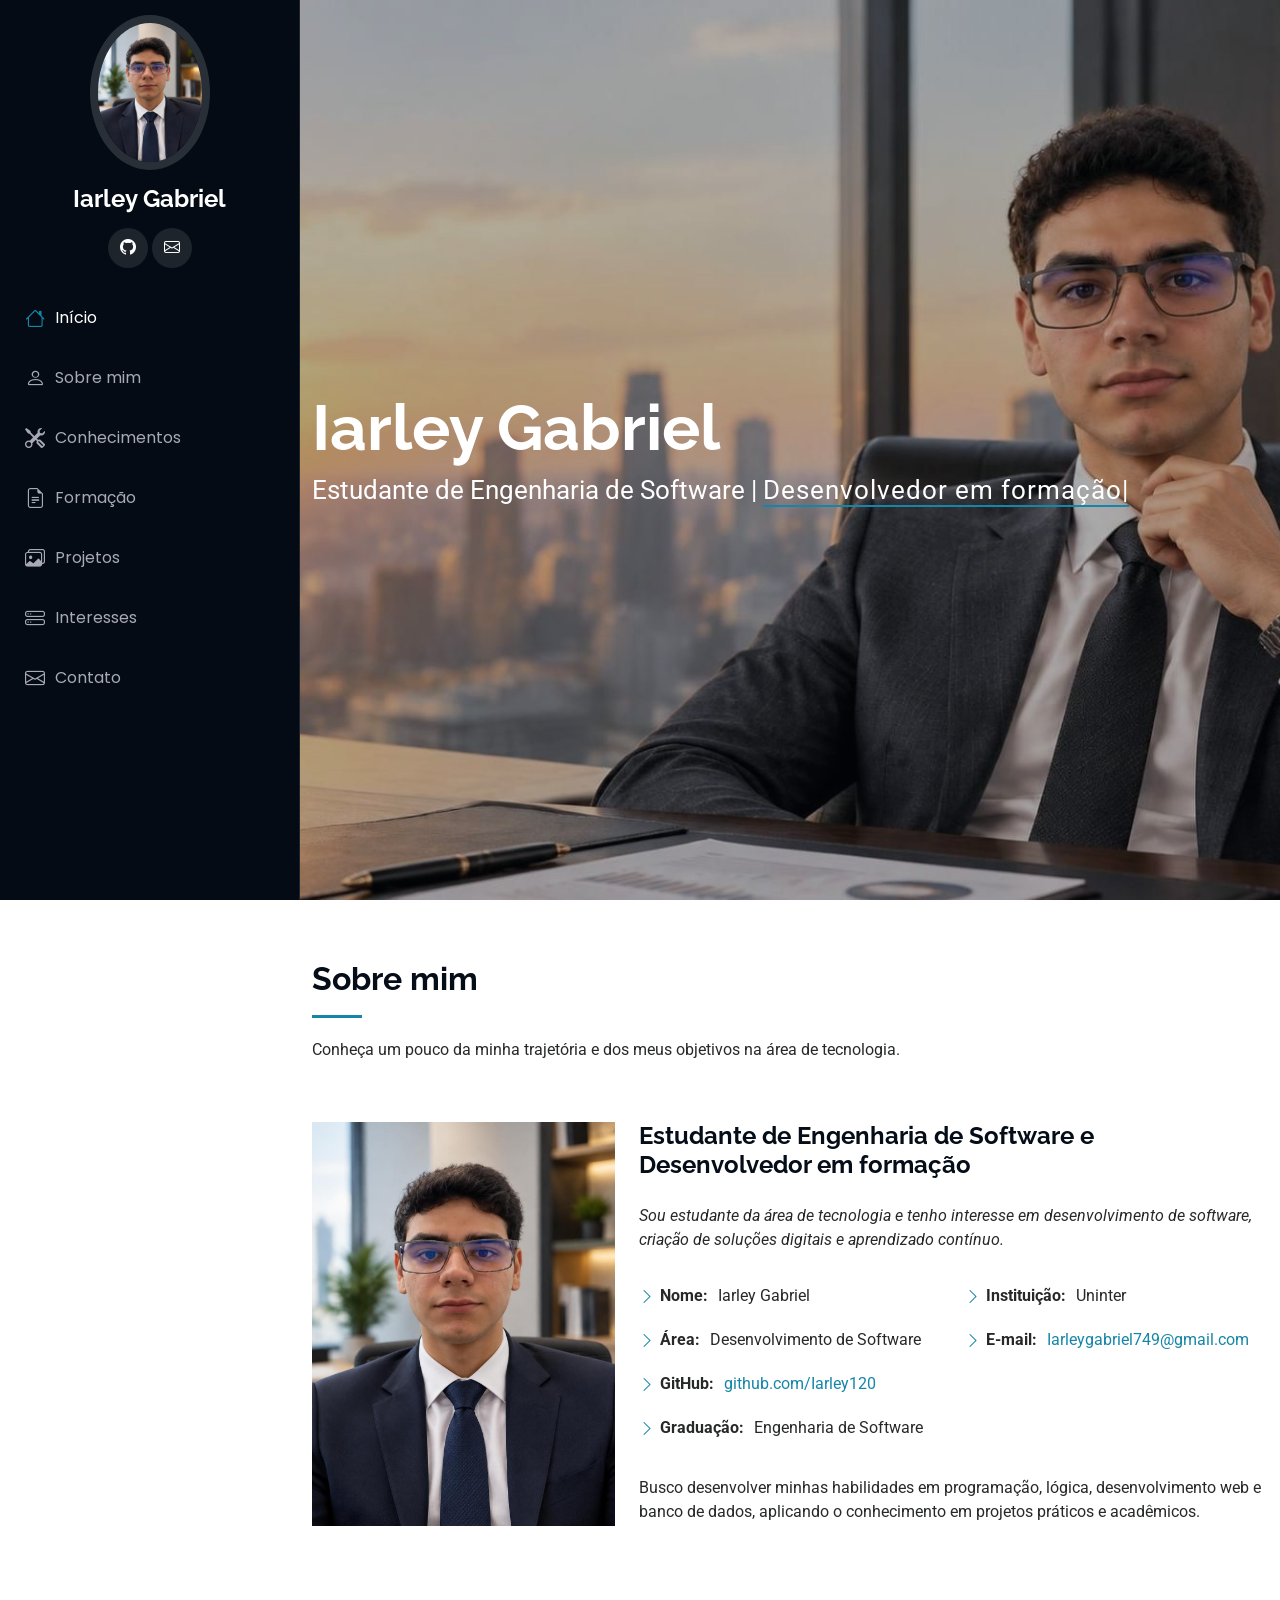
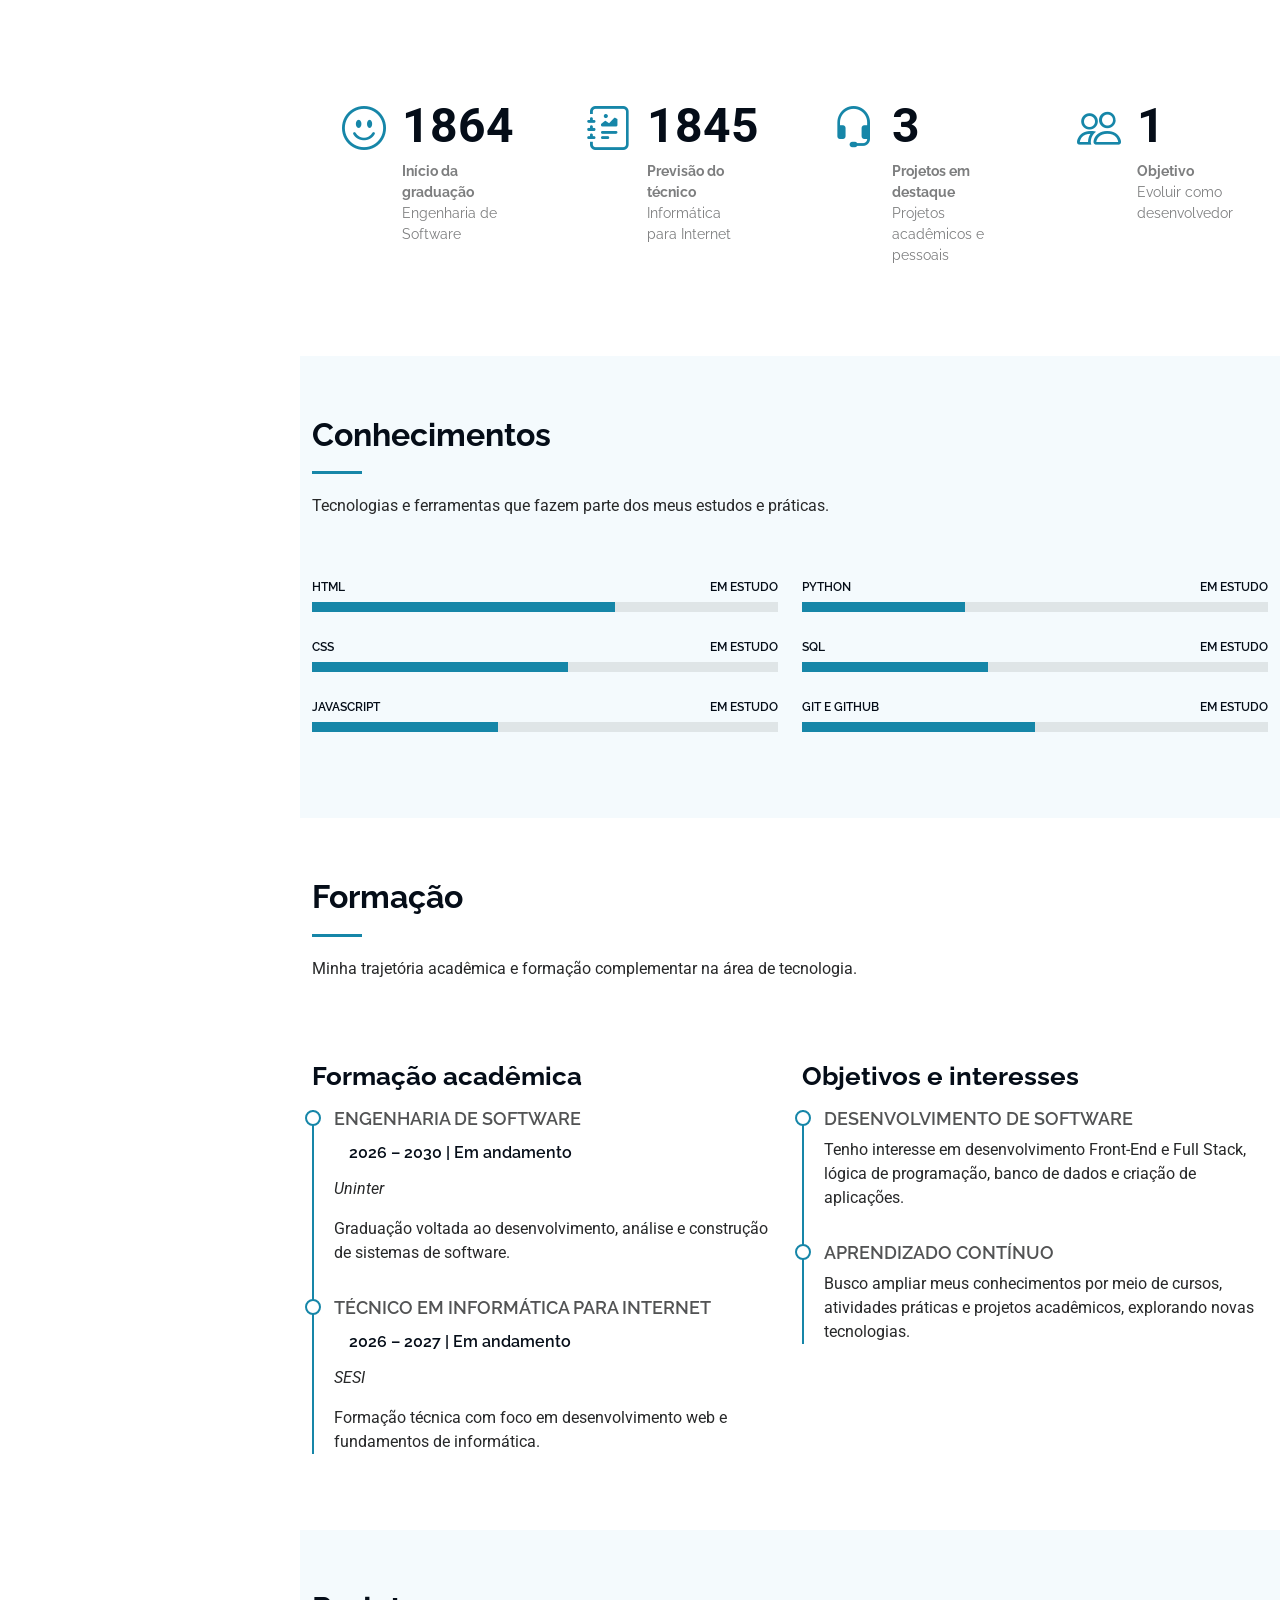
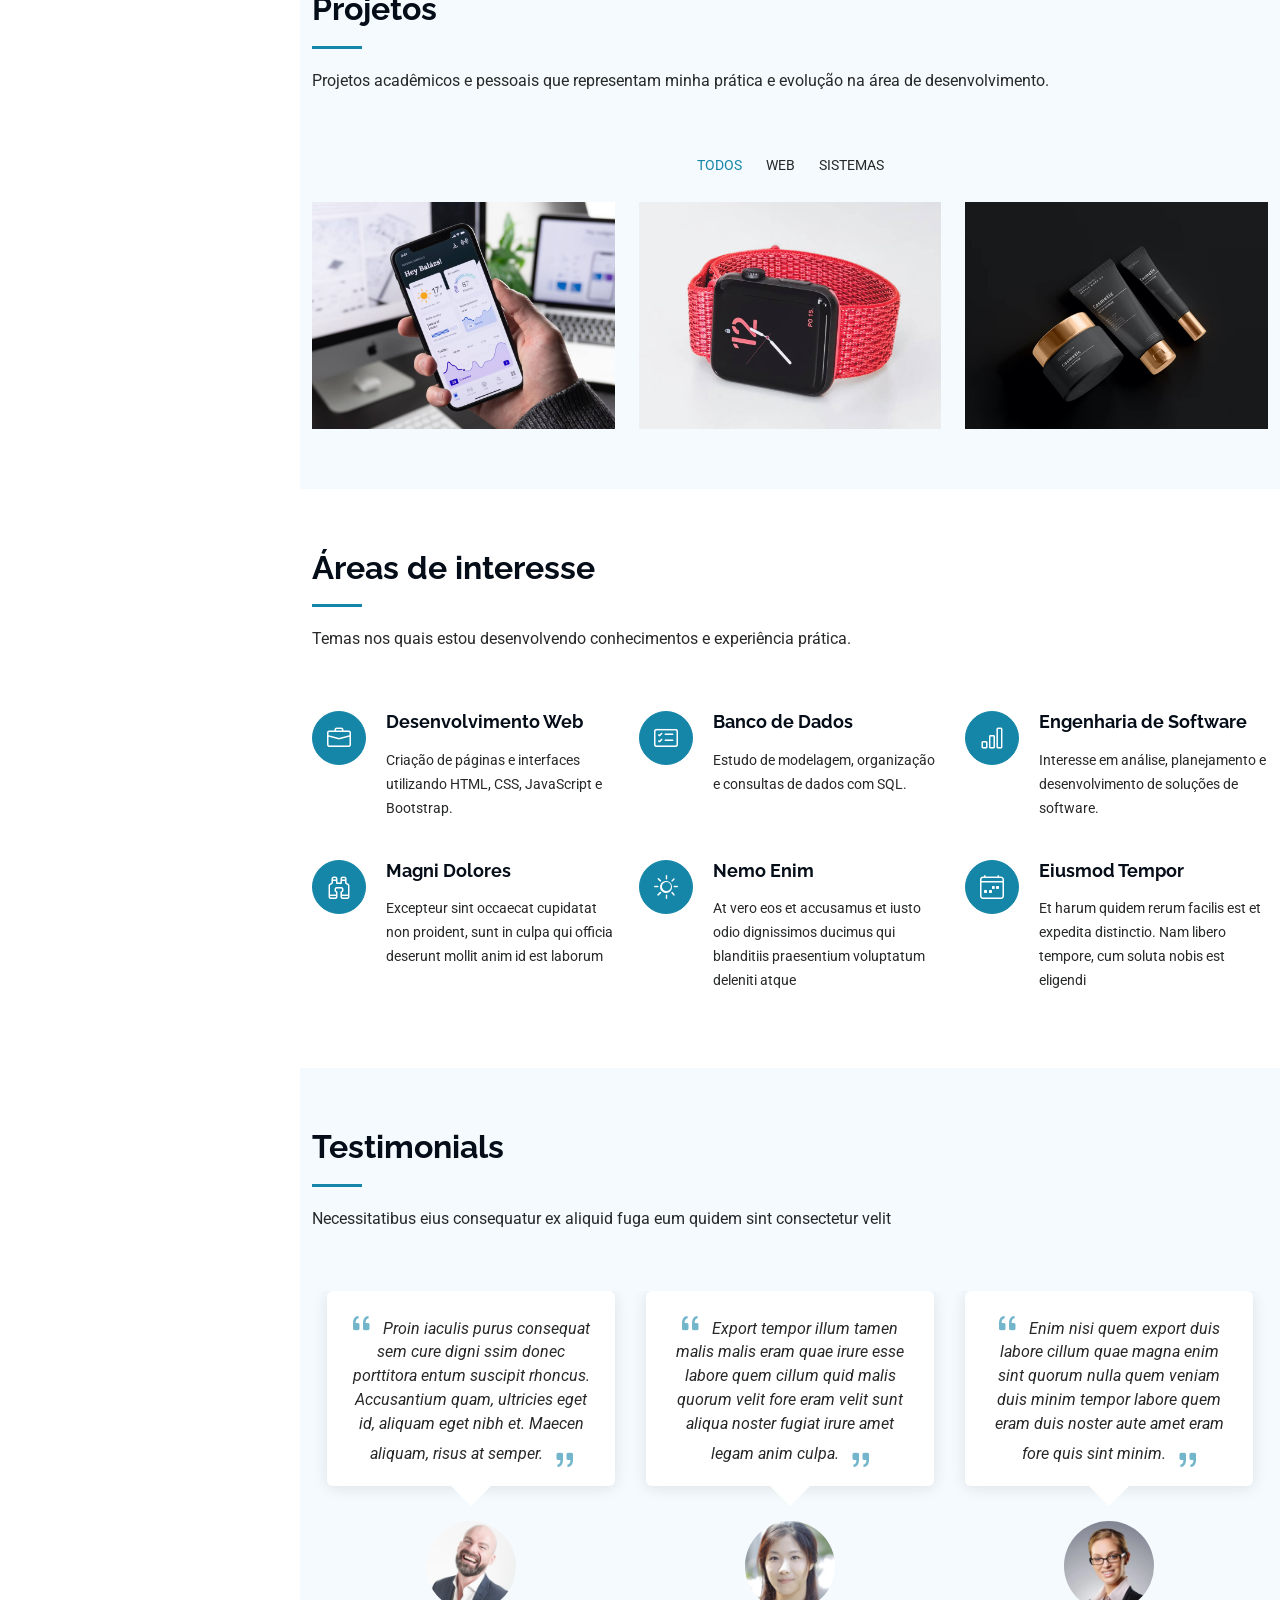
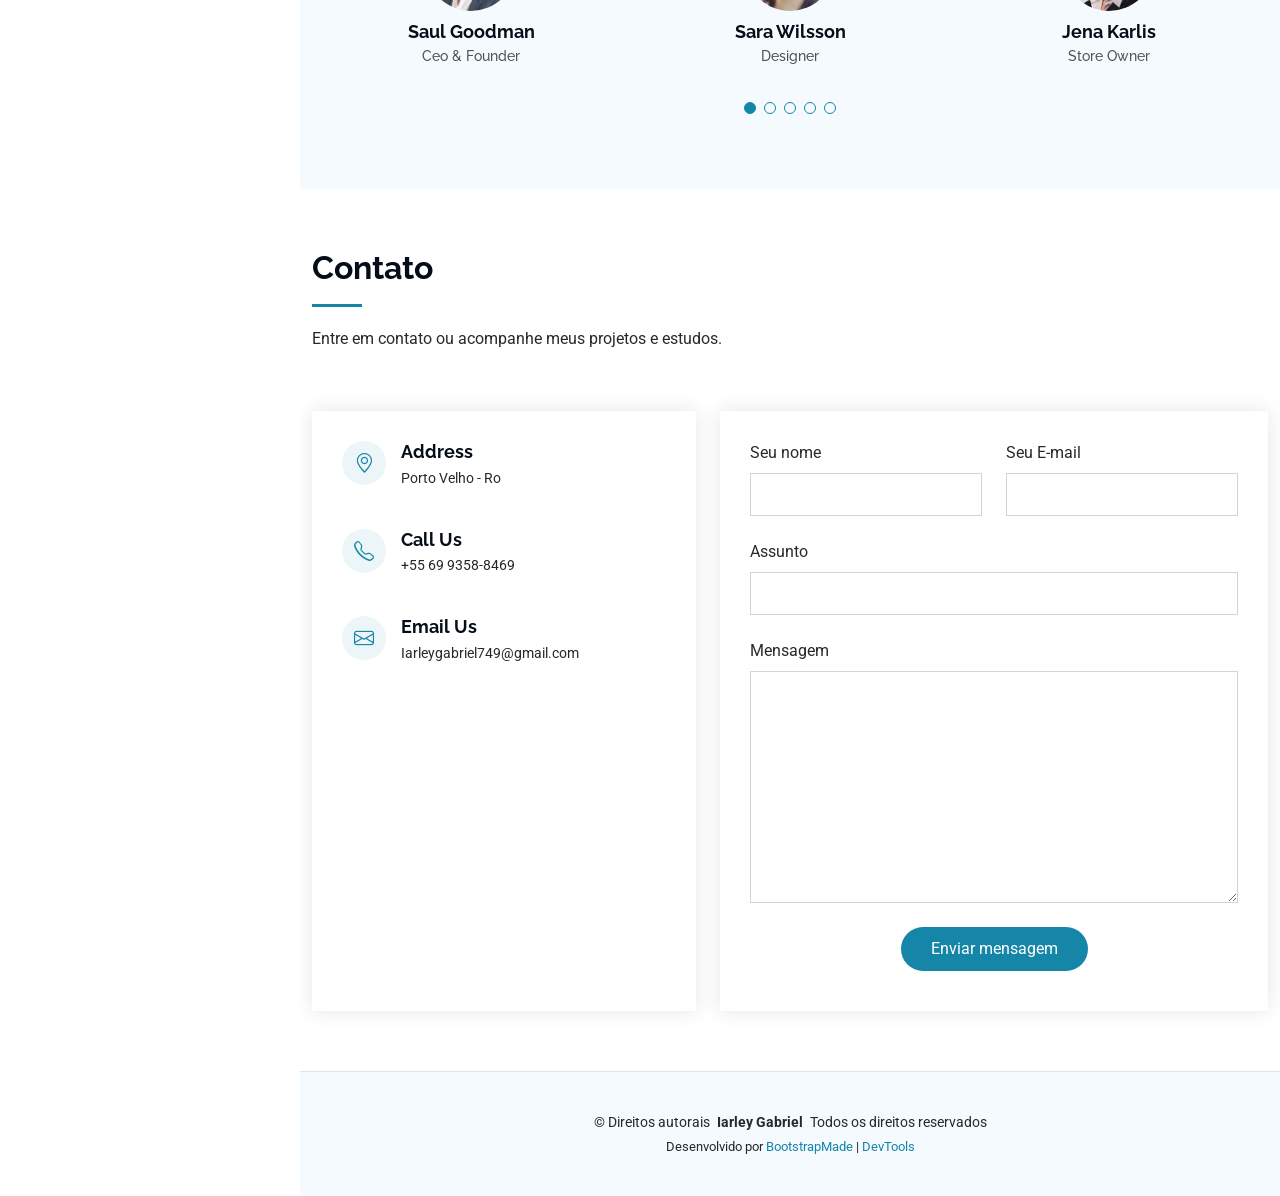
<file: index.html>
<!doctype html>

<html lang="pt-BR">
  <head>
    <meta charset="utf-8" />
    <meta content="width=device-width, initial-scale=1.0" name="viewport" />
    <title>Iarley Gabriel | Portfólio</title>
    <meta
      content="Portfólio de Iarley Gabriel, estudante de Engenharia de Software e Técnico em Informática para Internet."
      name="description"
    />
    <meta
      content="Iarley Gabriel, portfólio, desenvolvimento web, engenharia de software"
      name="keywords"
    />
    <!-- Ícones do site -->
    <link href="assets/img/favicon.png" rel="icon" />
    <link href="assets/img/apple-touch-icon.png" rel="apple-touch-icon" />
    <!-- Fontes -->
    <link href="https://fonts.googleapis.com" rel="preconnect" />
    <link crossorigin="" href="https://fonts.gstatic.com" rel="preconnect" />
    <link
      href="https://fonts.googleapis.com/css2?family=Roboto:ital,wght@0,100;0,300;0,400;0,500;0,700;0,900;1,100;1,300;1,400;1,500;1,700;1,900&amp;family=Poppins:ital,wght@0,100;0,200;0,300;0,400;0,500;0,600;0,700;0,800;0,900;1,100;1,200;1,300;1,400;1,500;1,600;1,700;1,800;1,900&amp;family=Raleway:ital,wght@0,100;0,200;0,300;0,400;0,500;0,600;0,700;0,800;0,900;1,100;1,200;1,300;1,400;1,500;1,600;1,700;1,800;1,900&amp;display=swap"
      rel="stylesheet"
    />
    <!-- Arquivos CSS de terceiros -->
    <link
      href="assets/vendor/bootstrap/css/bootstrap.min.css"
      rel="stylesheet"
    />
    <link
      href="assets/vendor/bootstrap-icons/bootstrap-icons.css"
      rel="stylesheet"
    />
    <link href="assets/vendor/aos/aos.css" rel="stylesheet" />
    <link
      href="assets/vendor/glightbox/css/glightbox.min.css"
      rel="stylesheet"
    />
    <link href="assets/vendor/swiper/swiper-bundle.min.css" rel="stylesheet" />
    <!-- Arquivo CSS principal -->
    <link href="assets/css/main.css" rel="stylesheet" />
  </head>
  <body class="index-page">
    <header class="header dark-background d-flex flex-column" id="header">
      <i class="header-toggle d-xl-none bi bi-list"></i>
      <div class="profile-img">
        <img
          alt="Avatar com as iniciais IG"
          class="img-fluid rounded-circle"
          src="./assets/img/my-profile-img.jpg"
        />
      </div>
      <a
        class="logo d-flex align-items-center justify-content-center"
        href="index.html"
      >
        <!-- Remova o comentário da linha abaixo se também quiser usar uma imagem como logotipo -->
        <!-- <img src="assets/img/logo.png" alt=""> -->
        <h1 class="sitename">Iarley Gabriel</h1>
      </a>
      <div class="social-links text-center">
        <a
          href="https://github.com/Iarley120"
          rel="noopener"
          target="_blank"
          title="GitHub"
          ><i class="bi bi-github"></i></a
        ><a href="mailto:Iarleygabriel749@gmail.com" title="E-mail"
          ><i class="bi bi-envelope"></i
        ></a>
      </div>
      <nav class="navmenu" id="navmenu">
        <ul>
          <li>
            <a class="active" href="#hero"
              ><i class="bi bi-house navicon"></i> Início</a
            >
          </li>
          <li>
            <a href="#about"><i class="bi bi-person navicon"></i> Sobre mim</a>
          </li>
          <li>
            <a href="#skills"
              ><i class="bi bi-tools navicon"></i> Conhecimentos</a
            >
          </li>
          <li>
            <a href="#resume"
              ><i class="bi bi-file-earmark-text navicon"></i> Formação</a
            >
          </li>
          <li>
            <a href="#portfolio"
              ><i class="bi bi-images navicon"></i> Projetos</a
            >
          </li>
          <li>
            <a href="#services"
              ><i class="bi bi-hdd-stack navicon"></i> Interesses</a
            >
          </li>
          <li>
            <a href="#contact"
              ><i class="bi bi-envelope navicon"></i> Contato</a
            >
          </li>
        </ul>
      </nav>
    </header>
    <main class="main">
      <!-- Hero Section -->
      <section class="hero section dark-background" id="hero">
        <img alt="" class="" data-aos="fade-in" src="assets/img/hero-bg.jpg" />
        <div class="container" data-aos="fade-up" data-aos-delay="100">
          <h2>Iarley Gabriel</h2>
          <p>
            Estudante de Engenharia de Software |
            <span
              class="typed"
              data-typed-items="Desenvolvedor em formação,Desenvolvimento Web,Entusiasta de tecnologia"
              >Desenvolvedor em formação</span
            >
          </p>
        </div>
      </section>
      <!-- /Hero Section -->
      <!-- Sobre Section -->
      <section class="about section" id="about">
        <!-- Título da seção -->
        <div class="container section-title" data-aos="fade-up">
          <h2>Sobre mim</h2>
          <p>
            Conheça um pouco da minha trajetória e dos meus objetivos na área de
            tecnologia.
          </p>
        </div>
        <!-- End Título da seção -->
        <div class="container" data-aos="fade-up" data-aos-delay="100">
          <div class="row gy-4 justify-content-center">
            <div class="col-lg-4">
              <img
                alt=""
                class="img-fluid"
                src="assets/img/my-profile-img.jpg"
              />
            </div>
            <div class="col-lg-8 content">
              <h2>
                Estudante de Engenharia de Software e Desenvolvedor em formação
              </h2>
              <p class="fst-italic py-3">
                Sou estudante da área de tecnologia e tenho interesse em
                desenvolvimento de software, criação de soluções digitais e
                aprendizado contínuo.
              </p>
              <div class="row">
                <div class="col-lg-6">
                  <ul>
                    <li>
                      <i class="bi bi-chevron-right"></i> <strong>Nome:</strong>
                      <span>Iarley Gabriel</span>
                    </li>
                    <li>
                      <i class="bi bi-chevron-right"></i> <strong>Área:</strong>
                      <span>Desenvolvimento de Software</span>
                    </li>
                    <li>
                      <i class="bi bi-chevron-right"></i>
                      <strong>GitHub:</strong>
                      <span
                        ><a
                          href="https://github.com/Iarley120"
                          rel="noopener"
                          target="_blank"
                          >github.com/Iarley120</a
                        ></span
                      >
                    </li>
                    <li>
                      <i class="bi bi-chevron-right"></i>
                      <strong>Graduação:</strong>
                      <span>Engenharia de Software</span>
                    </li>
                  </ul>
                </div>
                <div class="col-lg-6">
                  <ul>
                    <li>
                      <i class="bi bi-chevron-right"></i>
                      <strong>Instituição:</strong> <span>Uninter</span>
                    </li>
                    <li>
                      <i class="bi bi-chevron-right"></i>
                      <strong>E-mail:</strong>
                      <span
                        ><a href="mailto:Iarleygabriel749@gmail.com"
                          >Iarleygabriel749@gmail.com</a
                        ></span
                      >
                    </li>
                  </ul>
                </div>
              </div>
              <p class="py-3">
                Busco desenvolver minhas habilidades em programação, lógica,
                desenvolvimento web e banco de dados, aplicando o conhecimento
                em projetos práticos e acadêmicos.
              </p>
            </div>
          </div>
        </div>
      </section>
      <!-- /Sobre Section -->
      <!-- Stats Section -->
      <section class="stats section" id="stats">
        <div class="container" data-aos="fade-up" data-aos-delay="100">
          <div class="row gy-4">
            <div class="col-lg-3 col-md-6">
              <div class="stats-item">
                <i class="bi bi-emoji-smile"></i>
                <span
                  class="purecounter"
                  data-purecounter-duration="1"
                  data-purecounter-end="2026"
                  data-purecounter-start="0"
                ></span>
                <p>
                  <strong>Início da graduação</strong>
                  <span>Engenharia de Software</span>
                </p>
              </div>
            </div>
            <!-- End Stats Item -->
            <div class="col-lg-3 col-md-6">
              <div class="stats-item">
                <i class="bi bi-journal-richtext"></i>
                <span
                  class="purecounter"
                  data-purecounter-duration="1"
                  data-purecounter-end="2027"
                  data-purecounter-start="0"
                ></span>
                <p>
                  <strong>Previsão do técnico</strong>
                  <span>Informática para Internet</span>
                </p>
              </div>
            </div>
            <!-- End Stats Item -->
            <div class="col-lg-3 col-md-6">
              <div class="stats-item">
                <i class="bi bi-headset"></i>
                <span
                  class="purecounter"
                  data-purecounter-duration="1"
                  data-purecounter-end="3"
                  data-purecounter-start="0"
                ></span>
                <p>
                  <strong>Projetos em destaque</strong>
                  <span>Projetos acadêmicos e pessoais</span>
                </p>
              </div>
            </div>
            <!-- End Stats Item -->
            <div class="col-lg-3 col-md-6">
              <div class="stats-item">
                <i class="bi bi-people"></i>
                <span
                  class="purecounter"
                  data-purecounter-duration="1"
                  data-purecounter-end="1"
                  data-purecounter-start="0"
                ></span>
                <p>
                  <strong>Objetivo</strong>
                  <span>Evoluir como desenvolvedor</span>
                </p>
              </div>
            </div>
            <!-- End Stats Item -->
          </div>
        </div>
      </section>
      <!-- /Stats Section -->
      <!-- Skills Section -->
      <section class="skills section light-background" id="skills">
        <!-- Título da seção -->
        <div class="container section-title" data-aos="fade-up">
          <h2>Conhecimentos</h2>
          <p>
            Tecnologias e ferramentas que fazem parte dos meus estudos e
            práticas.
          </p>
        </div>
        <!-- End Título da seção -->
        <div class="container" data-aos="fade-up" data-aos-delay="100">
          <div class="row skills-content skills-animation">
            <div class="col-lg-6">
              <div class="progress">
                <span class="skill"
                  ><span>HTML</span> <i class="val">Em estudo</i></span
                >
                <div class="progress-bar-wrap">
                  <div
                    aria-valuemax="100"
                    aria-valuemin="0"
                    aria-valuenow="65"
                    class="progress-bar"
                    role="progressbar"
                    style="width: 65%"
                  ></div>
                </div>
              </div>
              <!-- End Skills Item -->
              <div class="progress">
                <span class="skill"
                  ><span>CSS</span> <i class="val">Em estudo</i></span
                >
                <div class="progress-bar-wrap">
                  <div
                    aria-valuemax="100"
                    aria-valuemin="0"
                    aria-valuenow="55"
                    class="progress-bar"
                    role="progressbar"
                    style="width: 55%"
                  ></div>
                </div>
              </div>
              <!-- End Skills Item -->
              <div class="progress">
                <span class="skill"
                  ><span>JavaScript</span> <i class="val">Em estudo</i></span
                >
                <div class="progress-bar-wrap">
                  <div
                    aria-valuemax="100"
                    aria-valuemin="0"
                    aria-valuenow="40"
                    class="progress-bar"
                    role="progressbar"
                    style="width: 40%"
                  ></div>
                </div>
              </div>
              <!-- End Skills Item -->
            </div>
            <div class="col-lg-6">
              <div class="progress">
                <span class="skill"
                  ><span>Python</span> <i class="val">Em estudo</i></span
                >
                <div class="progress-bar-wrap">
                  <div
                    aria-valuemax="100"
                    aria-valuemin="0"
                    aria-valuenow="35"
                    class="progress-bar"
                    role="progressbar"
                    style="width: 35%"
                  ></div>
                </div>
              </div>
              <!-- End Skills Item -->
              <div class="progress">
                <span class="skill"
                  ><span>SQL</span> <i class="val">Em estudo</i></span
                >
                <div class="progress-bar-wrap">
                  <div
                    aria-valuemax="100"
                    aria-valuemin="0"
                    aria-valuenow="40"
                    class="progress-bar"
                    role="progressbar"
                    style="width: 40%"
                  ></div>
                </div>
              </div>
              <!-- End Skills Item -->
              <div class="progress">
                <span class="skill"
                  ><span>Git e GitHub</span> <i class="val">Em estudo</i></span
                >
                <div class="progress-bar-wrap">
                  <div
                    aria-valuemax="100"
                    aria-valuemin="0"
                    aria-valuenow="50"
                    class="progress-bar"
                    role="progressbar"
                    style="width: 50%"
                  ></div>
                </div>
              </div>
              <!-- End Skills Item -->
            </div>
          </div>
        </div>
      </section>
      <!-- /Skills Section -->
      <!-- Currículo Section -->
      <section class="resume section" id="resume">
        <!-- Título da seção -->
        <div class="container section-title" data-aos="fade-up">
          <h2>Formação</h2>
          <p>
            Minha trajetória acadêmica e formação complementar na área de
            tecnologia.
          </p>
        </div>
        <!-- End Título da seção -->
        <div class="container">
          <div class="row">
            <div class="col-lg-6" data-aos="fade-up" data-aos-delay="100">
              <h3 class="resume-title">Formação acadêmica</h3>
              <div class="resume-item">
                <h4>Engenharia de Software</h4>
                <h5>2026 – 2030 | Em andamento</h5>
                <p><em>Uninter</em></p>
                <p>
                  Graduação voltada ao desenvolvimento, análise e construção de
                  sistemas de software.
                </p>
              </div>
              <div class="resume-item">
                <h4>Técnico em Informática para Internet</h4>
                <h5>2026 – 2027 | Em andamento</h5>
                <p><em>SESI</em></p>
                <p>
                  Formação técnica com foco em desenvolvimento web e fundamentos
                  de informática.
                </p>
              </div>
            </div>
            <div class="col-lg-6" data-aos="fade-up" data-aos-delay="200">
              <h3 class="resume-title">Objetivos e interesses</h3>
              <div class="resume-item">
                <h4>Desenvolvimento de Software</h4>
                <p>
                  Tenho interesse em desenvolvimento Front-End e Full Stack,
                  lógica de programação, banco de dados e criação de aplicações.
                </p>
              </div>
              <div class="resume-item">
                <h4>Aprendizado contínuo</h4>
                <p>
                  Busco ampliar meus conhecimentos por meio de cursos,
                  atividades práticas e projetos acadêmicos, explorando novas
                  tecnologias.
                </p>
              </div>
            </div>
          </div>
        </div>
      </section>
      <!-- /Currículo Section -->
      <!-- Portfólio Section -->
      <section class="portfolio section light-background" id="portfolio">
        <!-- Título da seção -->
        <div class="container section-title" data-aos="fade-up">
          <h2>Projetos</h2>
          <p>
            Projetos acadêmicos e pessoais que representam minha prática e
            evolução na área de desenvolvimento.
          </p>
        </div>
        <!-- End Título da seção -->
        <div class="container">
          <div
            class="isotope-layout"
            data-default-filter="*"
            data-layout="masonry"
            data-sort="original-order"
          >
            <ul
              class="portfolio-filters isotope-filters"
              data-aos="fade-up"
              data-aos-delay="100"
            >
              <li class="filter-active" data-filter="*">Todos</li>
              <li data-filter=".filter-app">Web</li>
              <li data-filter=".filter-product">Sistemas</li>
            </ul>
            <!-- End Portfólio Filters -->
            <div
              class="row gy-4 isotope-container"
              data-aos="fade-up"
              data-aos-delay="200"
            >
              <div
                class="col-lg-4 col-md-6 portfolio-item isotope-item filter-app"
              >
                <div class="portfolio-content h-100">
                  <img
                    alt="Nexus Dashboard"
                    class="img-fluid"
                    src="assets/img/portfolio/app-1.jpg"
                  />
                  <div class="portfolio-info">
                    <h4>Nexus Dashboard</h4>
                    <p>
                      Dashboard de produtividade com organização de tarefas e
                      informações climáticas. Projeto acadêmico.
                    </p>
                    <a
                      class="details-link"
                      href="https://github.com/Iarley120"
                      rel="noopener"
                      target="_blank"
                      title="Ver projetos no GitHub"
                      ><i class="bi bi-github"></i
                    ></a>
                  </div>
                </div>
              </div>
              <div
                class="col-lg-4 col-md-6 portfolio-item isotope-item filter-product"
              >
                <div class="portfolio-content h-100">
                  <img
                    alt="Tordin Trade"
                    class="img-fluid"
                    src="assets/img/portfolio/product-1.jpg"
                  />
                  <div class="portfolio-info">
                    <h4>Tordin Trade</h4>
                    <p>
                      Interface de acompanhamento do mercado de criptoativos.
                      Projeto em desenvolvimento.
                    </p>
                    <a
                      class="details-link"
                      href="https://github.com/Iarley120"
                      rel="noopener"
                      target="_blank"
                      title="Ver projetos no GitHub"
                      ><i class="bi bi-github"></i
                    ></a>
                  </div>
                </div>
              </div>
              <div
                class="col-lg-4 col-md-6 portfolio-item isotope-item filter-app"
              >
                <div class="portfolio-content h-100">
                  <img
                    alt="Secure Market"
                    class="img-fluid"
                    src="assets/img/portfolio/branding-1.jpg"
                  />
                  <div class="portfolio-info">
                    <h4>Secure Market</h4>
                    <p>
                      Projeto de e-commerce com foco em organização de produtos
                      e experiência de compra. Em desenvolvimento.
                    </p>
                    <a
                      class="details-link"
                      href="https://github.com/Iarley120"
                      rel="noopener"
                      target="_blank"
                      title="Ver projetos no GitHub"
                      ><i class="bi bi-github"></i
                    ></a>
                  </div>
                </div>
              </div>
            </div>
            <!-- End Portfólio Container -->
          </div>
        </div>
      </section>
      <!-- /Portfólio Section -->
      <!-- Serviços Section -->
      <section class="services section" id="services">
        <!-- Título da seção -->
        <div class="container section-title" data-aos="fade-up">
          <h2>Áreas de interesse</h2>
          <p>
            Temas nos quais estou desenvolvendo conhecimentos e experiência
            prática.
          </p>
        </div>
        <!-- End Título da seção -->
        <div class="container">
          <div class="row gy-4">
            <div
              class="col-lg-4 col-md-6 service-item d-flex"
              data-aos="fade-up"
              data-aos-delay="100"
            >
              <div class="icon flex-shrink-0">
                <i class="bi bi-briefcase"></i>
              </div>
              <div>
                <h4 class="title">Desenvolvimento Web</h4>
                <p class="description">
                  Criação de páginas e interfaces utilizando HTML, CSS,
                  JavaScript e Bootstrap.
                </p>
              </div>
            </div>
            <!-- End Service Item -->
            <div
              class="col-lg-4 col-md-6 service-item d-flex"
              data-aos="fade-up"
              data-aos-delay="200"
            >
              <div class="icon flex-shrink-0">
                <i class="bi bi-card-checklist"></i>
              </div>
              <div>
                <h4 class="title">Banco de Dados</h4>
                <p class="description">
                  Estudo de modelagem, organização e consultas de dados com SQL.
                </p>
              </div>
            </div>
            <!-- End Service Item -->
            <div
              class="col-lg-4 col-md-6 service-item d-flex"
              data-aos="fade-up"
              data-aos-delay="300"
            >
              <div class="icon flex-shrink-0">
                <i class="bi bi-bar-chart"></i>
              </div>
              <div>
                <h4 class="title">Engenharia de Software</h4>
                <p class="description">
                  Interesse em análise, planejamento e desenvolvimento de
                  soluções de software.
                </p>
              </div>
            </div>
            <!-- End Service Item -->
            <div
              class="col-lg-4 col-md-6 service-item d-flex"
              data-aos="fade-up"
              data-aos-delay="400"
            >
              <div class="icon flex-shrink-0">
                <i class="bi bi-binoculars"></i>
              </div>
              <div>
                <h4 class="title">
                  <a class="stretched-link" href="service-details.html"
                    >Magni Dolores</a
                  >
                </h4>
                <p class="description">
                  Excepteur sint occaecat cupidatat non proident, sunt in culpa
                  qui officia deserunt mollit anim id est laborum
                </p>
              </div>
            </div>
            <!-- End Service Item -->
            <div
              class="col-lg-4 col-md-6 service-item d-flex"
              data-aos="fade-up"
              data-aos-delay="500"
            >
              <div class="icon flex-shrink-0">
                <i class="bi bi-brightness-high"></i>
              </div>
              <div>
                <h4 class="title">
                  <a class="stretched-link" href="service-details.html"
                    >Nemo Enim</a
                  >
                </h4>
                <p class="description">
                  At vero eos et accusamus et iusto odio dignissimos ducimus qui
                  blanditiis praesentium voluptatum deleniti atque
                </p>
              </div>
            </div>
            <!-- End Service Item -->
            <div
              class="col-lg-4 col-md-6 service-item d-flex"
              data-aos="fade-up"
              data-aos-delay="600"
            >
              <div class="icon flex-shrink-0">
                <i class="bi bi-calendar4-week"></i>
              </div>
              <div>
                <h4 class="title">
                  <a class="stretched-link" href="service-details.html"
                    >Eiusmod Tempor</a
                  >
                </h4>
                <p class="description">
                  Et harum quidem rerum facilis est et expedita distinctio. Nam
                  libero tempore, cum soluta nobis est eligendi
                </p>
              </div>
            </div>
            <!-- End Service Item -->
          </div>
        </div>
      </section>
      <!-- /Serviços Section -->
      <!-- Testimonials Section -->
      <section class="testimonials section light-background" id="testimonials">
        <!-- Título da seção -->
        <div class="container section-title" data-aos="fade-up">
          <h2>Testimonials</h2>
          <p>
            Necessitatibus eius consequatur ex aliquid fuga eum quidem sint
            consectetur velit
          </p>
        </div>
        <!-- End Título da seção -->
        <div class="container" data-aos="fade-up" data-aos-delay="100">
          <div class="swiper init-swiper">
            <script class="swiper-config" type="application/json">
              {
                "loop": true,
                "speed": 600,
                "autoplay": {
                  "delay": 5000
                },
                "slidesPerView": "auto",
                "pagination": {
                  "el": ".swiper-pagination",
                  "type": "bullets",
                  "clickable": true
                },
                "breakpoints": {
                  "320": {
                    "slidesPerView": 1,
                    "spaceBetween": 40
                  },
                  "1200": {
                    "slidesPerView": 3,
                    "spaceBetween": 1
                  }
                }
              }
            </script>
            <div class="swiper-wrapper">
              <div class="swiper-slide">
                <div class="testimonial-item">
                  <p>
                    <i class="bi bi-quote quote-icon-left"></i>
                    <span
                      >Proin iaculis purus consequat sem cure digni ssim donec
                      porttitora entum suscipit rhoncus. Accusantium quam,
                      ultricies eget id, aliquam eget nibh et. Maecen aliquam,
                      risus at semper.</span
                    >
                    <i class="bi bi-quote quote-icon-right"></i>
                  </p>
                  <img
                    alt=""
                    class="testimonial-img"
                    src="assets/img/testimonials/testimonials-1.jpg"
                  />
                  <h3>Saul Goodman</h3>
                  <h4>Ceo &amp; Founder</h4>
                </div>
              </div>
              <!-- End testimonial item -->
              <div class="swiper-slide">
                <div class="testimonial-item">
                  <p>
                    <i class="bi bi-quote quote-icon-left"></i>
                    <span
                      >Export tempor illum tamen malis malis eram quae irure
                      esse labore quem cillum quid malis quorum velit fore eram
                      velit sunt aliqua noster fugiat irure amet legam anim
                      culpa.</span
                    >
                    <i class="bi bi-quote quote-icon-right"></i>
                  </p>
                  <img
                    alt=""
                    class="testimonial-img"
                    src="assets/img/testimonials/testimonials-2.jpg"
                  />
                  <h3>Sara Wilsson</h3>
                  <h4>Designer</h4>
                </div>
              </div>
              <!-- End testimonial item -->
              <div class="swiper-slide">
                <div class="testimonial-item">
                  <p>
                    <i class="bi bi-quote quote-icon-left"></i>
                    <span
                      >Enim nisi quem export duis labore cillum quae magna enim
                      sint quorum nulla quem veniam duis minim tempor labore
                      quem eram duis noster aute amet eram fore quis sint
                      minim.</span
                    >
                    <i class="bi bi-quote quote-icon-right"></i>
                  </p>
                  <img
                    alt=""
                    class="testimonial-img"
                    src="assets/img/testimonials/testimonials-3.jpg"
                  />
                  <h3>Jena Karlis</h3>
                  <h4>Store Owner</h4>
                </div>
              </div>
              <!-- End testimonial item -->
              <div class="swiper-slide">
                <div class="testimonial-item">
                  <p>
                    <i class="bi bi-quote quote-icon-left"></i>
                    <span
                      >Fugiat enim eram quae cillum dolore dolor amet nulla
                      culpa multos export minim fugiat dolor enim duis veniam
                      ipsum anim magna sunt elit fore quem dolore labore illum
                      veniam.</span
                    >
                    <i class="bi bi-quote quote-icon-right"></i>
                  </p>
                  <img
                    alt=""
                    class="testimonial-img"
                    src="assets/img/testimonials/testimonials-4.jpg"
                  />
                  <h3>Matt Brandon</h3>
                  <h4>Freelancer</h4>
                </div>
              </div>
              <!-- End testimonial item -->
              <div class="swiper-slide">
                <div class="testimonial-item">
                  <p>
                    <i class="bi bi-quote quote-icon-left"></i>
                    <span
                      >Quis quorum aliqua sint quem legam fore sunt eram irure
                      aliqua veniam tempor noster veniam sunt culpa nulla illum
                      cillum fugiat legam esse veniam culpa fore nisi cillum
                      quid.</span
                    >
                    <i class="bi bi-quote quote-icon-right"></i>
                  </p>
                  <img
                    alt=""
                    class="testimonial-img"
                    src="assets/img/testimonials/testimonials-5.jpg"
                  />
                  <h3>John Larson</h3>
                  <h4>Entrepreneur</h4>
                </div>
              </div>
              <!-- End testimonial item -->
            </div>
            <div class="swiper-pagination"></div>
          </div>
        </div>
      </section>
      <!-- /Testimonials Section -->
      <!-- Contato Section -->
      <section class="contact section" id="contact">
        <!-- Título da seção -->
        <div class="container section-title" data-aos="fade-up">
          <h2>Contato</h2>
          <p>Entre em contato ou acompanhe meus projetos e estudos.</p>
        </div>
        <!-- End Título da seção -->
        <div class="container" data-aos="fade-up" data-aos-delay="100">
          <div class="row gy-4">
            <div class="col-lg-5">
              <div class="info-wrap">
                <div
                  class="info-item d-flex"
                  data-aos="fade-up"
                  data-aos-delay="200"
                >
                  <i class="bi bi-geo-alt flex-shrink-0"></i>
                  <div>
                    <h3>Address</h3>
                    <p>Porto Velho - Ro</p>
                  </div>
                </div>
                <!-- End Info Item -->
                <div
                  class="info-item d-flex"
                  data-aos="fade-up"
                  data-aos-delay="300"
                >
                  <i class="bi bi-telephone flex-shrink-0"></i>
                  <div>
                    <h3>Call Us</h3>
                    <p>+55 69 9358-8469</p>
                  </div>
                </div>
                <!-- End Info Item -->
                <div
                  class="info-item d-flex"
                  data-aos="fade-up"
                  data-aos-delay="400"
                >
                  <i class="bi bi-envelope flex-shrink-0"></i>
                  <div>
                    <h3>Email Us</h3>
                    <p>Iarleygabriel749@gmail.com</p>
                  </div>
                </div>
                <!-- End Info Item -->
                <iframe
                  allowfullscreen=""
                  frameborder="0"
                  loading="lazy"
                  referrerpolicy="no-referrer-when-downgrade"
                  src="https://www.google.com/maps/embed?pb=!1m14!1m8!1m3!1d48389.78314118045!2d-74.006138!3d40.710059!3m2!1i1024!2i768!4f13.1!3m3!1m2!1s0x89c25a22a3bda30d%3A0xb89d1fe6bc499443!2sDowntown%20Conference%20Center!5e0!3m2!1sen!2sus!4v1676961268712!5m2!1sen!2sus"
                  style="border: 0; width: 100%; height: 270px"
                ></iframe>
              </div>
            </div>
            <div class="col-lg-7">
              <form
                action="forms/contact.php"
                class="php-email-form"
                data-aos="fade-up"
                data-aos-delay="200"
                method="post"
              >
                <div class="row gy-4">
                  <div class="col-md-6">
                    <label class="pb-2" for="name-field">Seu nome</label>
                    <input
                      class="form-control"
                      id="name-field"
                      name="name"
                      required=""
                      type="text"
                    />
                  </div>
                  <div class="col-md-6">
                    <label class="pb-2" for="email-field">Seu E-mail</label>
                    <input
                      class="form-control"
                      id="email-field"
                      name="email"
                      required=""
                      type="email"
                    />
                  </div>
                  <div class="col-md-12">
                    <label class="pb-2" for="subject-field">Assunto</label>
                    <input
                      class="form-control"
                      id="subject-field"
                      name="subject"
                      required=""
                      type="text"
                    />
                  </div>
                  <div class="col-md-12">
                    <label class="pb-2" for="message-field">Mensagem</label>
                    <textarea
                      class="form-control"
                      id="message-field"
                      name="message"
                      required=""
                      rows="10"
                    ></textarea>
                  </div>
                  <div class="col-md-12 text-center">
                    <div class="loading">Loading</div>
                    <div class="error-message"></div>
                    <div class="sent-message">
                      Sua mensagem foi enviada. Obrigado!
                    </div>
                    <button type="submit">Enviar mensagem</button>
                  </div>
                </div>
              </form>
            </div>
            <!-- End Contato Form -->
          </div>
        </div>
      </section>
      <!-- /Contato Section -->
    </main>
    <footer class="footer position-relative light-background" id="footer">
      <div class="container">
        <div class="copyright text-center">
          <p>
            © <span>Direitos autorais</span>
            <strong class="px-1 sitename">Iarley Gabriel</strong>
            <span>Todos os direitos reservados</span>
          </p>
        </div>
        <div class="credits">
          <!-- Todos os links do rodapé devem ser mantidos. -->
          <!-- Você só pode excluir os links se tiver adquirido a versão profissional. -->
          <!-- Informações sobre a licença: https://bootstrapmade.com/license/ -->
          <!-- Adquira a versão profissional com formulário de contato PHP/AJAX funcional: [buy-url] -->
          Desenvolvido por
          <a href="https://bootstrapmade.com/">BootstrapMade</a> |
          <a href="https://bootstrapmade.com/tools/">DevTools</a>
        </div>
      </div>
    </footer>
    <!-- Voltar ao topo -->
    <a
      class="scroll-top d-flex align-items-center justify-content-center"
      href="#"
      id="scroll-top"
      ><i class="bi bi-arrow-up-short"></i
    ></a>
    <!-- Tela de carregamento -->
    <div id="preloader"></div>
    <!-- Arquivos JavaScript de terceiros -->
    <script src="assets/vendor/bootstrap/js/bootstrap.bundle.min.js"></script>
    <script src="assets/vendor/php-email-form/validate.js"></script>
    <script src="assets/vendor/aos/aos.js"></script>
    <script src="assets/vendor/typed.js/typed.umd.js"></script>
    <script src="assets/vendor/purecounter/purecounter_vanilla.js"></script>
    <script src="assets/vendor/waypoints/noframework.waypoints.js"></script>
    <script src="assets/vendor/glightbox/js/glightbox.min.js"></script>
    <script src="assets/vendor/imagesloaded/imagesloaded.pkgd.min.js"></script>
    <script src="assets/vendor/isotope-layout/isotope.pkgd.min.js"></script>
    <script src="assets/vendor/swiper/swiper-bundle.min.js"></script>
    <!-- Arquivo JavaScript principal -->
    <script src="assets/js/main.js"></script>
  </body>
</html>
</file>
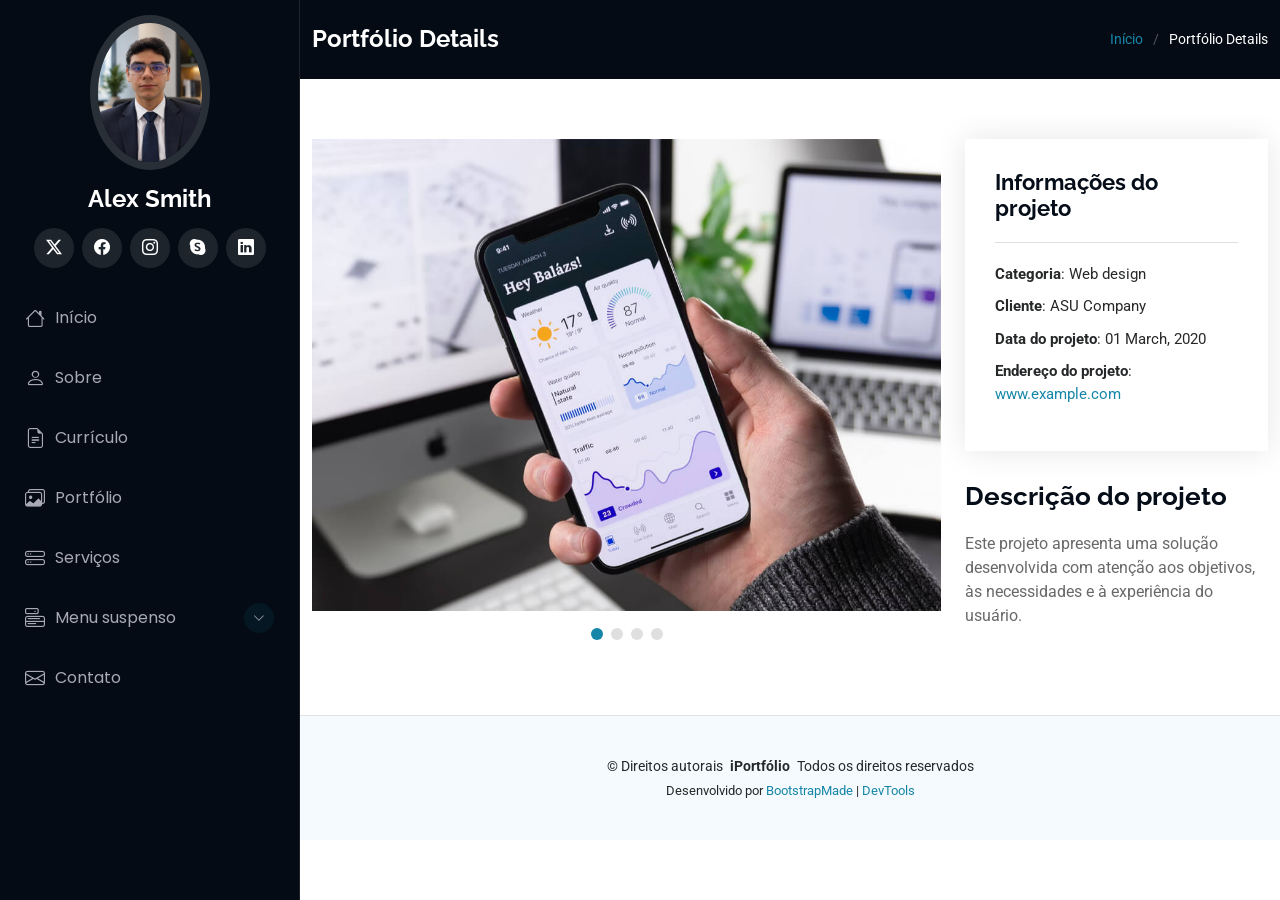
<file: portfolio-details.html>
<!DOCTYPE html>
<html lang="pt-BR">

<head>
  <meta charset="utf-8">
  <meta content="width=device-width, initial-scale=1.0" name="viewport">
  <title>Portfólio Details - iPortfólio Bootstrap Template</title>
  <meta content="" name="description">
  <meta content="" name="keywords">

  <!-- Ícones do site -->
  <link href="assets/img/favicon.png" rel="icon">
  <link href="assets/img/apple-touch-icon.png" rel="apple-touch-icon">

  <!-- Fontes -->
  <link href="https://fonts.googleapis.com" rel="preconnect">
  <link href="https://fonts.gstatic.com" rel="preconnect" crossorigin>
  <link href="https://fonts.googleapis.com/css2?family=Roboto:ital,wght@0,100;0,300;0,400;0,500;0,700;0,900;1,100;1,300;1,400;1,500;1,700;1,900&family=Poppins:ital,wght@0,100;0,200;0,300;0,400;0,500;0,600;0,700;0,800;0,900;1,100;1,200;1,300;1,400;1,500;1,600;1,700;1,800;1,900&family=Raleway:ital,wght@0,100;0,200;0,300;0,400;0,500;0,600;0,700;0,800;0,900;1,100;1,200;1,300;1,400;1,500;1,600;1,700;1,800;1,900&display=swap" rel="stylesheet">

  <!-- Arquivos CSS de terceiros -->
  <link href="assets/vendor/bootstrap/css/bootstrap.min.css" rel="stylesheet">
  <link href="assets/vendor/bootstrap-icons/bootstrap-icons.css" rel="stylesheet">
  <link href="assets/vendor/aos/aos.css" rel="stylesheet">
  <link href="assets/vendor/glightbox/css/glightbox.min.css" rel="stylesheet">
  <link href="assets/vendor/swiper/swiper-bundle.min.css" rel="stylesheet">

  <!-- Arquivo CSS principal -->
  <link href="assets/css/main.css" rel="stylesheet">

  <!-- =======================================================
  * Template Name: iPortfólio
  * Template URL: https://bootstrapmade.com/iportfolio-bootstrap-portfolio-websites-template/
  * Updated: Jun 29 2024 with Bootstrap v5.3.3
  * Author: BootstrapMade.com
  * License: https://bootstrapmade.com/license/
  ======================================================== -->
</head>

<body class="portfolio-details-page">

  <header id="header" class="header dark-background d-flex flex-column">
    <i class="header-toggle d-xl-none bi bi-list"></i>

    <div class="profile-img">
      <img src="assets/img/my-profile-img.jpg" alt="" class="img-fluid rounded-circle">
    </div>

    <a href="index.html" class="logo d-flex align-items-center justify-content-center">
      <!-- Remova o comentário da linha abaixo se também quiser usar uma imagem como logotipo -->
      <!-- <img src="assets/img/logo.png" alt=""> -->
      <h1 class="sitename">Alex Smith</h1>
    </a>

    <div class="social-links text-center">
      <a href="#" class="twitter"><i class="bi bi-twitter-x"></i></a>
      <a href="#" class="facebook"><i class="bi bi-facebook"></i></a>
      <a href="#" class="instagram"><i class="bi bi-instagram"></i></a>
      <a href="#" class="google-plus"><i class="bi bi-skype"></i></a>
      <a href="#" class="linkedin"><i class="bi bi-linkedin"></i></a>
    </div>

    <nav id="navmenu" class="navmenu">
      <ul>
        <li><a href="#hero"><i class="bi bi-house navicon"></i>Início</a></li>
        <li><a href="#about"><i class="bi bi-person navicon"></i> Sobre</a></li>
        <li><a href="#resume"><i class="bi bi-file-earmark-text navicon"></i> Currículo</a></li>
        <li><a href="#portfolio"><i class="bi bi-images navicon"></i> Portfólio</a></li>
        <li><a href="#services"><i class="bi bi-hdd-stack navicon"></i> Serviços</a></li>
        <li class="dropdown"><a href="#"><i class="bi bi-menu-button navicon"></i> <span>Menu suspenso</span> <i class="bi bi-chevron-down toggle-dropdown"></i></a>
          <ul>
            <li><a href="#">Menu suspenso 1</a></li>
            <li class="dropdown"><a href="#"><span>Deep Menu suspenso</span> <i class="bi bi-chevron-down toggle-dropdown"></i></a>
              <ul>
                <li><a href="#">Deep Menu suspenso 1</a></li>
                <li><a href="#">Deep Menu suspenso 2</a></li>
                <li><a href="#">Deep Menu suspenso 3</a></li>
                <li><a href="#">Deep Menu suspenso 4</a></li>
                <li><a href="#">Deep Menu suspenso 5</a></li>
              </ul>
            </li>
            <li><a href="#">Menu suspenso 2</a></li>
            <li><a href="#">Menu suspenso 3</a></li>
            <li><a href="#">Menu suspenso 4</a></li>
          </ul>
        </li>
        <li><a href="#contact"><i class="bi bi-envelope navicon"></i> Contato</a></li>
      </ul>
    </nav>

  </header>

  <main class="main">

    <!-- Título da página -->
    <div class="page-title dark-background">
      <div class="container d-lg-flex justify-content-between align-items-center">
        <h1 class="mb-2 mb-lg-0">Portfólio Details</h1>
        <nav class="breadcrumbs">
          <ol>
            <li><a href="index.html">Início</a></li>
            <li class="current">Portfólio Details</li>
          </ol>
        </nav>
      </div>
    </div><!-- Fim do título da página -->

    <!-- Portfólio Details Section -->
    <section id="portfolio-details" class="portfolio-details section">

      <div class="container" data-aos="fade-up" data-aos-delay="100">

        <div class="row gy-4">

          <div class="col-lg-8">
            <div class="portfolio-details-slider swiper init-swiper">

              <script type="application/json" class="swiper-config">
                {
                  "loop": true,
                  "speed": 600,
                  "autoplay": {
                    "delay": 5000
                  },
                  "slidesPerView": "auto",
                  "pagination": {
                    "el": ".swiper-pagination",
                    "type": "bullets",
                    "clickable": true
                  }
                }
              </script>

              <div class="swiper-wrapper align-items-center">

                <div class="swiper-slide">
                  <img src="assets/img/portfolio/app-1.jpg" alt="">
                </div>

                <div class="swiper-slide">
                  <img src="assets/img/portfolio/product-1.jpg" alt="">
                </div>

                <div class="swiper-slide">
                  <img src="assets/img/portfolio/branding-1.jpg" alt="">
                </div>

                <div class="swiper-slide">
                  <img src="assets/img/portfolio/books-1.jpg" alt="">
                </div>

              </div>
              <div class="swiper-pagination"></div>
            </div>
          </div>

          <div class="col-lg-4">
            <div class="portfolio-info" data-aos="fade-up" data-aos-delay="200">
              <h3>Informações do projeto</h3>
              <ul>
                <li><strong>Categoria</strong>: Web design</li>
                <li><strong>Cliente</strong>: ASU Company</li>
                <li><strong>Data do projeto</strong>: 01 March, 2020</li>
                <li><strong>Endereço do projeto</strong>: <a href="#">www.example.com</a></li>
              </ul>
            </div>
            <div class="portfolio-description" data-aos="fade-up" data-aos-delay="300">
              <h2>Descrição do projeto</h2>
              <p>
                Este projeto apresenta uma solução desenvolvida com atenção aos objetivos, às necessidades e à experiência do usuário.</p>
            </div>
          </div>

        </div>

      </div>

    </section><!-- /Portfólio Details Section -->

  </main>

  <footer id="footer" class="footer position-relative light-background">

    <div class="container">
      <div class="copyright text-center ">
        <p>© <span>Direitos autorais</span> <strong class="px-1 sitename">iPortfólio</strong> <span>Todos os direitos reservados</span></p>
      </div>
      <div class="credits">
        <!-- Todos os links do rodapé devem ser mantidos. -->
        <!-- Você só pode excluir os links se tiver adquirido a versão profissional. -->
        <!-- Informações sobre a licença: https://bootstrapmade.com/license/ -->
        <!-- Adquira a versão profissional com formulário de contato PHP/AJAX funcional: [buy-url] -->
        Desenvolvido por <a href="https://bootstrapmade.com/">BootstrapMade</a> | <a href="https://bootstrapmade.com/tools/">DevTools</a>
      </div>
    </div>

  </footer>

  <!-- Voltar ao topo -->
  <a href="#" id="scroll-top" class="scroll-top d-flex align-items-center justify-content-center"><i class="bi bi-arrow-up-short"></i></a>

  <!-- Tela de carregamento -->
  <div id="preloader"></div>

  <!-- Arquivos JavaScript de terceiros -->
  <script src="assets/vendor/bootstrap/js/bootstrap.bundle.min.js"></script>
  <script src="assets/vendor/php-email-form/validate.js"></script>
  <script src="assets/vendor/aos/aos.js"></script>
  <script src="assets/vendor/typed.js/typed.umd.js"></script>
  <script src="assets/vendor/purecounter/purecounter_vanilla.js"></script>
  <script src="assets/vendor/waypoints/noframework.waypoints.js"></script>
  <script src="assets/vendor/glightbox/js/glightbox.min.js"></script>
  <script src="assets/vendor/imagesloaded/imagesloaded.pkgd.min.js"></script>
  <script src="assets/vendor/isotope-layout/isotope.pkgd.min.js"></script>
  <script src="assets/vendor/swiper/swiper-bundle.min.js"></script>

  <!-- Arquivo JavaScript principal -->
  <script src="assets/js/main.js"></script>

</body>

</html>
</file>
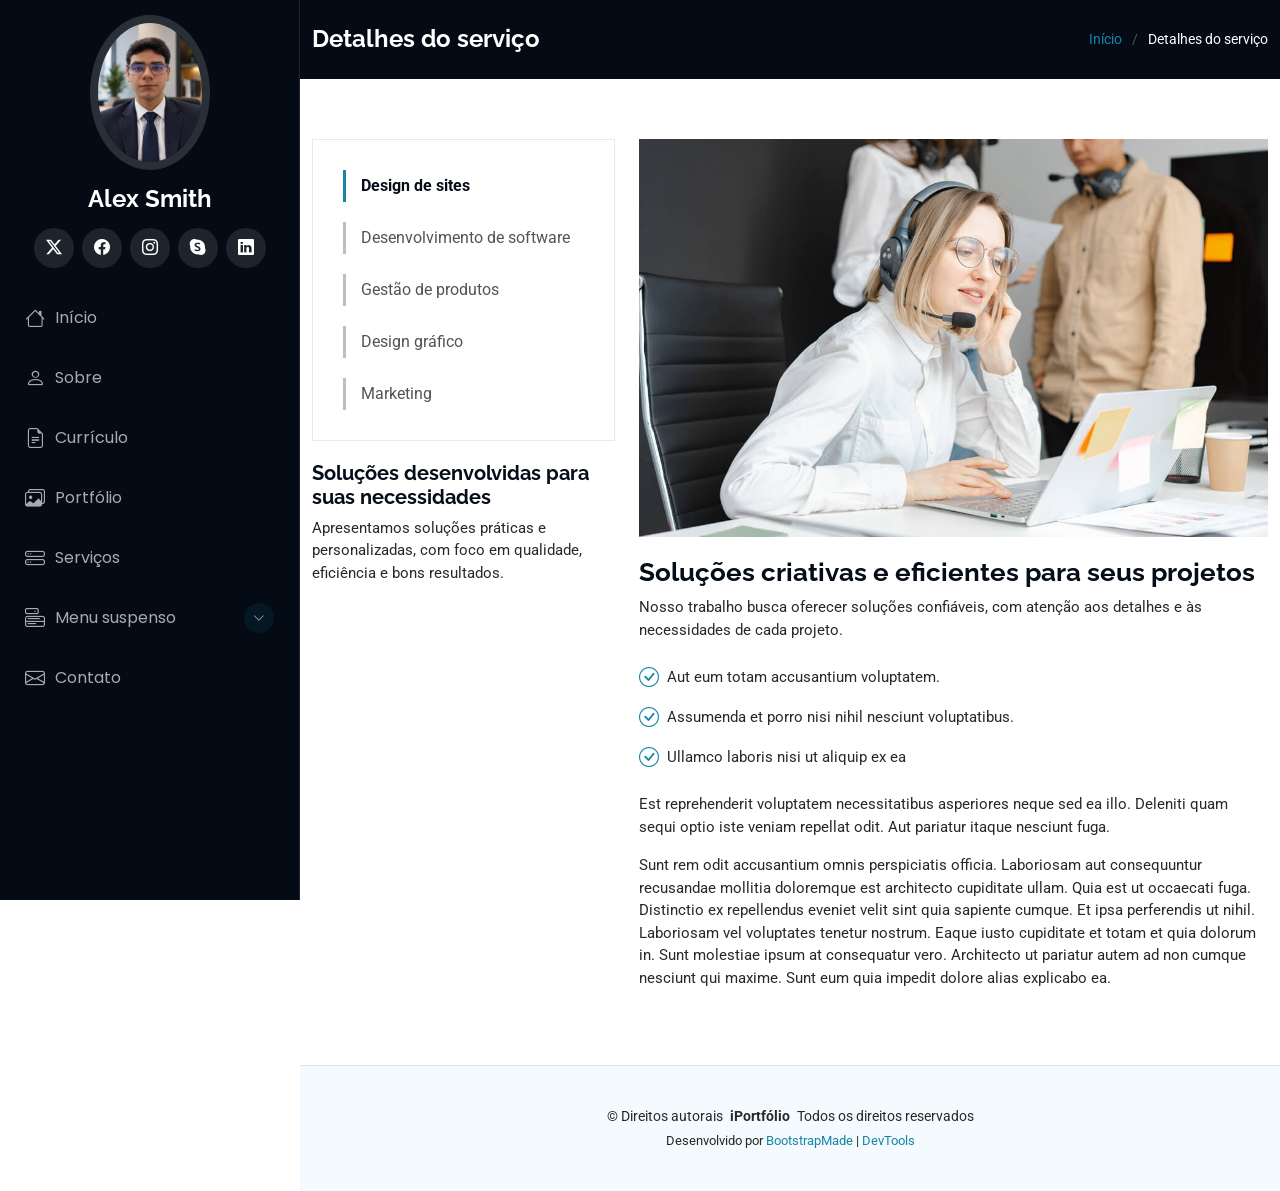
<file: service-details.html>
<!DOCTYPE html>
<html lang="pt-BR">

<head>
  <meta charset="utf-8">
  <meta content="width=device-width, initial-scale=1.0" name="viewport">
  <title>Detalhes do serviço - iPortfólio Bootstrap Template</title>
  <meta content="" name="description">
  <meta content="" name="keywords">

  <!-- Ícones do site -->
  <link href="assets/img/favicon.png" rel="icon">
  <link href="assets/img/apple-touch-icon.png" rel="apple-touch-icon">

  <!-- Fontes -->
  <link href="https://fonts.googleapis.com" rel="preconnect">
  <link href="https://fonts.gstatic.com" rel="preconnect" crossorigin>
  <link href="https://fonts.googleapis.com/css2?family=Roboto:ital,wght@0,100;0,300;0,400;0,500;0,700;0,900;1,100;1,300;1,400;1,500;1,700;1,900&family=Poppins:ital,wght@0,100;0,200;0,300;0,400;0,500;0,600;0,700;0,800;0,900;1,100;1,200;1,300;1,400;1,500;1,600;1,700;1,800;1,900&family=Raleway:ital,wght@0,100;0,200;0,300;0,400;0,500;0,600;0,700;0,800;0,900;1,100;1,200;1,300;1,400;1,500;1,600;1,700;1,800;1,900&display=swap" rel="stylesheet">

  <!-- Arquivos CSS de terceiros -->
  <link href="assets/vendor/bootstrap/css/bootstrap.min.css" rel="stylesheet">
  <link href="assets/vendor/bootstrap-icons/bootstrap-icons.css" rel="stylesheet">
  <link href="assets/vendor/aos/aos.css" rel="stylesheet">
  <link href="assets/vendor/glightbox/css/glightbox.min.css" rel="stylesheet">
  <link href="assets/vendor/swiper/swiper-bundle.min.css" rel="stylesheet">

  <!-- Arquivo CSS principal -->
  <link href="assets/css/main.css" rel="stylesheet">

  <!-- =======================================================
  * Template Name: iPortfólio
  * Template URL: https://bootstrapmade.com/iportfolio-bootstrap-portfolio-websites-template/
  * Updated: Jun 29 2024 with Bootstrap v5.3.3
  * Author: BootstrapMade.com
  * License: https://bootstrapmade.com/license/
  ======================================================== -->
</head>

<body class="service-details-page">

  <header id="header" class="header dark-background d-flex flex-column">
    <i class="header-toggle d-xl-none bi bi-list"></i>

    <div class="profile-img">
      <img src="assets/img/my-profile-img.jpg" alt="" class="img-fluid rounded-circle">
    </div>

    <a href="index.html" class="logo d-flex align-items-center justify-content-center">
      <!-- Remova o comentário da linha abaixo se também quiser usar uma imagem como logotipo -->
      <!-- <img src="assets/img/logo.png" alt=""> -->
      <h1 class="sitename">Alex Smith</h1>
    </a>

    <div class="social-links text-center">
      <a href="#" class="twitter"><i class="bi bi-twitter-x"></i></a>
      <a href="#" class="facebook"><i class="bi bi-facebook"></i></a>
      <a href="#" class="instagram"><i class="bi bi-instagram"></i></a>
      <a href="#" class="google-plus"><i class="bi bi-skype"></i></a>
      <a href="#" class="linkedin"><i class="bi bi-linkedin"></i></a>
    </div>

    <nav id="navmenu" class="navmenu">
      <ul>
        <li><a href="#hero"><i class="bi bi-house navicon"></i>Início</a></li>
        <li><a href="#about"><i class="bi bi-person navicon"></i> Sobre</a></li>
        <li><a href="#resume"><i class="bi bi-file-earmark-text navicon"></i> Currículo</a></li>
        <li><a href="#portfolio"><i class="bi bi-images navicon"></i> Portfólio</a></li>
        <li><a href="#services"><i class="bi bi-hdd-stack navicon"></i> Serviços</a></li>
        <li class="dropdown"><a href="#"><i class="bi bi-menu-button navicon"></i> <span>Menu suspenso</span> <i class="bi bi-chevron-down toggle-dropdown"></i></a>
          <ul>
            <li><a href="#">Menu suspenso 1</a></li>
            <li class="dropdown"><a href="#"><span>Deep Menu suspenso</span> <i class="bi bi-chevron-down toggle-dropdown"></i></a>
              <ul>
                <li><a href="#">Deep Menu suspenso 1</a></li>
                <li><a href="#">Deep Menu suspenso 2</a></li>
                <li><a href="#">Deep Menu suspenso 3</a></li>
                <li><a href="#">Deep Menu suspenso 4</a></li>
                <li><a href="#">Deep Menu suspenso 5</a></li>
              </ul>
            </li>
            <li><a href="#">Menu suspenso 2</a></li>
            <li><a href="#">Menu suspenso 3</a></li>
            <li><a href="#">Menu suspenso 4</a></li>
          </ul>
        </li>
        <li><a href="#contact"><i class="bi bi-envelope navicon"></i> Contato</a></li>
      </ul>
    </nav>

  </header>

  <main class="main">

    <!-- Título da página -->
    <div class="page-title dark-background">
      <div class="container d-lg-flex justify-content-between align-items-center">
        <h1 class="mb-2 mb-lg-0">Detalhes do serviço</h1>
        <nav class="breadcrumbs">
          <ol>
            <li><a href="index.html">Início</a></li>
            <li class="current">Detalhes do serviço</li>
          </ol>
        </nav>
      </div>
    </div><!-- Fim do título da página -->

    <!-- Detalhes do serviço Section -->
    <section id="service-details" class="service-details section">

      <div class="container">

        <div class="row gy-4">

          <div class="col-lg-4" data-aos="fade-up" data-aos-delay="100">
            <div class="services-list">
              <a href="#" class="active">Design de sites</a>
              <a href="#">Desenvolvimento de software</a>
              <a href="#">Gestão de produtos</a>
              <a href="#">Design gráfico</a>
              <a href="#">Marketing</a>
            </div>

            <h4>Soluções desenvolvidas para suas necessidades</h4>
            <p>Apresentamos soluções práticas e personalizadas, com foco em qualidade, eficiência e bons resultados.</p>
          </div>

          <div class="col-lg-8" data-aos="fade-up" data-aos-delay="200">
            <img src="assets/img/services.jpg" alt="" class="img-fluid services-img">
            <h3>Soluções criativas e eficientes para seus projetos</h3>
            <p>
              Nosso trabalho busca oferecer soluções confiáveis, com atenção aos detalhes e às necessidades de cada projeto.</p>
            <ul>
              <li><i class="bi bi-check-circle"></i> <span>Aut eum totam accusantium voluptatem.</span></li>
              <li><i class="bi bi-check-circle"></i> <span>Assumenda et porro nisi nihil nesciunt voluptatibus.</span></li>
              <li><i class="bi bi-check-circle"></i> <span>Ullamco laboris nisi ut aliquip ex ea</span></li>
            </ul>
            <p>
              Est reprehenderit voluptatem necessitatibus asperiores neque sed ea illo. Deleniti quam sequi optio iste veniam repellat odit. Aut pariatur itaque nesciunt fuga.
            </p>
            <p>
              Sunt rem odit accusantium omnis perspiciatis officia. Laboriosam aut consequuntur recusandae mollitia doloremque est architecto cupiditate ullam. Quia est ut occaecati fuga. Distinctio ex repellendus eveniet velit sint quia sapiente cumque. Et ipsa perferendis ut nihil. Laboriosam vel voluptates tenetur nostrum. Eaque iusto cupiditate et totam et quia dolorum in. Sunt molestiae ipsum at consequatur vero. Architecto ut pariatur autem ad non cumque nesciunt qui maxime. Sunt eum quia impedit dolore alias explicabo ea.
            </p>
          </div>

        </div>

      </div>

    </section><!-- /Detalhes do serviço Section -->

  </main>

  <footer id="footer" class="footer position-relative light-background">

    <div class="container">
      <div class="copyright text-center ">
        <p>© <span>Direitos autorais</span> <strong class="px-1 sitename">iPortfólio</strong> <span>Todos os direitos reservados</span></p>
      </div>
      <div class="credits">
        <!-- Todos os links do rodapé devem ser mantidos. -->
        <!-- Você só pode excluir os links se tiver adquirido a versão profissional. -->
        <!-- Informações sobre a licença: https://bootstrapmade.com/license/ -->
        <!-- Adquira a versão profissional com formulário de contato PHP/AJAX funcional: [buy-url] -->
        Desenvolvido por <a href="https://bootstrapmade.com/">BootstrapMade</a> | <a href="https://bootstrapmade.com/tools/">DevTools</a>
      </div>
    </div>

  </footer>

  <!-- Voltar ao topo -->
  <a href="#" id="scroll-top" class="scroll-top d-flex align-items-center justify-content-center"><i class="bi bi-arrow-up-short"></i></a>

  <!-- Tela de carregamento -->
  <div id="preloader"></div>

  <!-- Arquivos JavaScript de terceiros -->
  <script src="assets/vendor/bootstrap/js/bootstrap.bundle.min.js"></script>
  <script src="assets/vendor/php-email-form/validate.js"></script>
  <script src="assets/vendor/aos/aos.js"></script>
  <script src="assets/vendor/typed.js/typed.umd.js"></script>
  <script src="assets/vendor/purecounter/purecounter_vanilla.js"></script>
  <script src="assets/vendor/waypoints/noframework.waypoints.js"></script>
  <script src="assets/vendor/glightbox/js/glightbox.min.js"></script>
  <script src="assets/vendor/imagesloaded/imagesloaded.pkgd.min.js"></script>
  <script src="assets/vendor/isotope-layout/isotope.pkgd.min.js"></script>
  <script src="assets/vendor/swiper/swiper-bundle.min.js"></script>

  <!-- Arquivo JavaScript principal -->
  <script src="assets/js/main.js"></script>

</body>

</html>
</file>
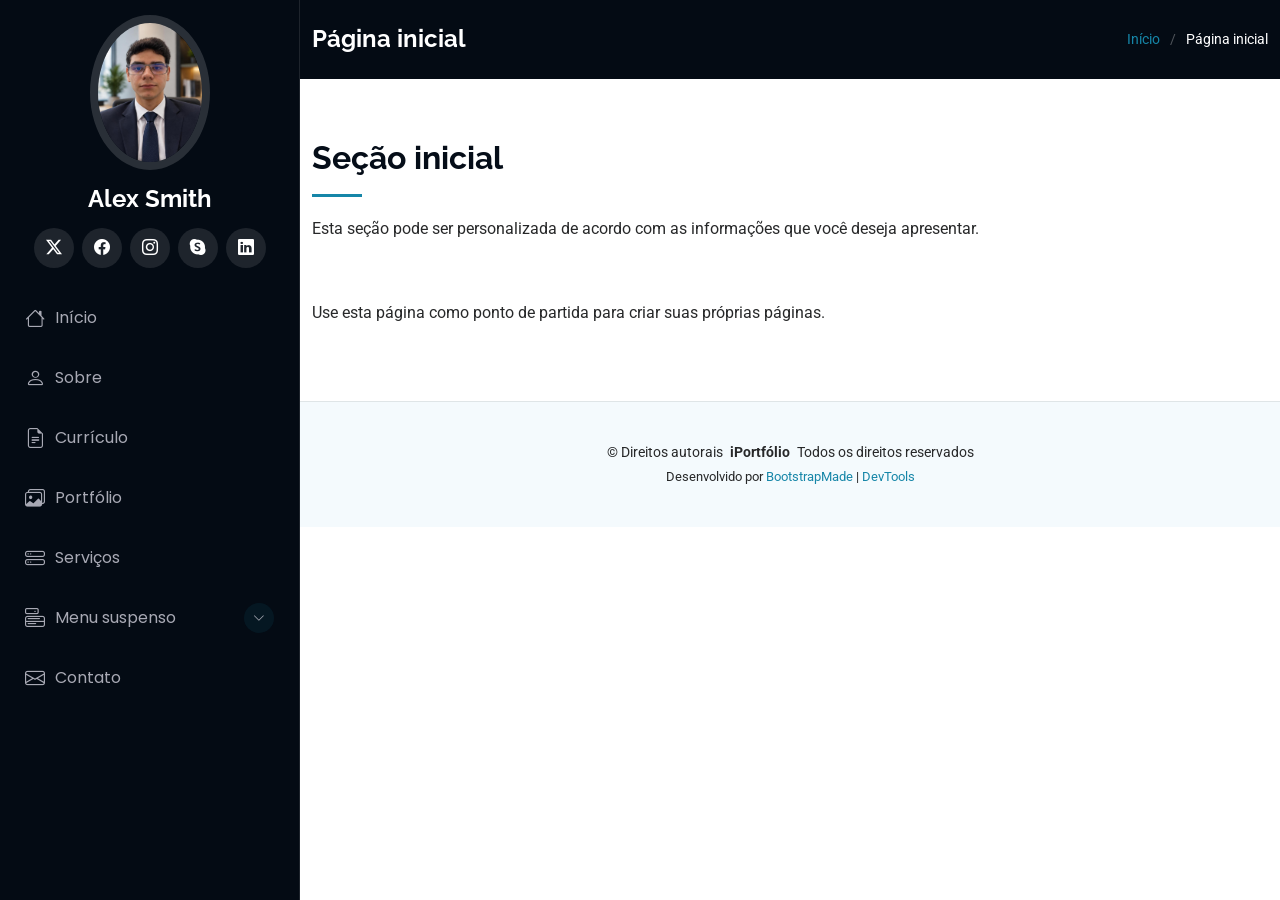
<file: starter-page.html>
<!DOCTYPE html>
<html lang="pt-BR">

<head>
  <meta charset="utf-8">
  <meta content="width=device-width, initial-scale=1.0" name="viewport">
  <title>Página inicial - iPortfólio Bootstrap Template</title>
  <meta content="" name="description">
  <meta content="" name="keywords">

  <!-- Ícones do site -->
  <link href="assets/img/favicon.png" rel="icon">
  <link href="assets/img/apple-touch-icon.png" rel="apple-touch-icon">

  <!-- Fontes -->
  <link href="https://fonts.googleapis.com" rel="preconnect">
  <link href="https://fonts.gstatic.com" rel="preconnect" crossorigin>
  <link href="https://fonts.googleapis.com/css2?family=Roboto:ital,wght@0,100;0,300;0,400;0,500;0,700;0,900;1,100;1,300;1,400;1,500;1,700;1,900&family=Poppins:ital,wght@0,100;0,200;0,300;0,400;0,500;0,600;0,700;0,800;0,900;1,100;1,200;1,300;1,400;1,500;1,600;1,700;1,800;1,900&family=Raleway:ital,wght@0,100;0,200;0,300;0,400;0,500;0,600;0,700;0,800;0,900;1,100;1,200;1,300;1,400;1,500;1,600;1,700;1,800;1,900&display=swap" rel="stylesheet">

  <!-- Arquivos CSS de terceiros -->
  <link href="assets/vendor/bootstrap/css/bootstrap.min.css" rel="stylesheet">
  <link href="assets/vendor/bootstrap-icons/bootstrap-icons.css" rel="stylesheet">
  <link href="assets/vendor/aos/aos.css" rel="stylesheet">
  <link href="assets/vendor/glightbox/css/glightbox.min.css" rel="stylesheet">
  <link href="assets/vendor/swiper/swiper-bundle.min.css" rel="stylesheet">

  <!-- Arquivo CSS principal -->
  <link href="assets/css/main.css" rel="stylesheet">

  <!-- =======================================================
  * Template Name: iPortfólio
  * Template URL: https://bootstrapmade.com/iportfolio-bootstrap-portfolio-websites-template/
  * Updated: Jun 29 2024 with Bootstrap v5.3.3
  * Author: BootstrapMade.com
  * License: https://bootstrapmade.com/license/
  ======================================================== -->
</head>

<body class="starter-page-page">

  <header id="header" class="header dark-background d-flex flex-column">
    <i class="header-toggle d-xl-none bi bi-list"></i>

    <div class="profile-img">
      <img src="assets/img/my-profile-img.jpg" alt="" class="img-fluid rounded-circle">
    </div>

    <a href="index.html" class="logo d-flex align-items-center justify-content-center">
      <!-- Remova o comentário da linha abaixo se também quiser usar uma imagem como logotipo -->
      <!-- <img src="assets/img/logo.png" alt=""> -->
      <h1 class="sitename">Alex Smith</h1>
    </a>

    <div class="social-links text-center">
      <a href="#" class="twitter"><i class="bi bi-twitter-x"></i></a>
      <a href="#" class="facebook"><i class="bi bi-facebook"></i></a>
      <a href="#" class="instagram"><i class="bi bi-instagram"></i></a>
      <a href="#" class="google-plus"><i class="bi bi-skype"></i></a>
      <a href="#" class="linkedin"><i class="bi bi-linkedin"></i></a>
    </div>

    <nav id="navmenu" class="navmenu">
      <ul>
        <li><a href="#hero"><i class="bi bi-house navicon"></i>Início</a></li>
        <li><a href="#about"><i class="bi bi-person navicon"></i> Sobre</a></li>
        <li><a href="#resume"><i class="bi bi-file-earmark-text navicon"></i> Currículo</a></li>
        <li><a href="#portfolio"><i class="bi bi-images navicon"></i> Portfólio</a></li>
        <li><a href="#services"><i class="bi bi-hdd-stack navicon"></i> Serviços</a></li>
        <li class="dropdown"><a href="#"><i class="bi bi-menu-button navicon"></i> <span>Menu suspenso</span> <i class="bi bi-chevron-down toggle-dropdown"></i></a>
          <ul>
            <li><a href="#">Menu suspenso 1</a></li>
            <li class="dropdown"><a href="#"><span>Deep Menu suspenso</span> <i class="bi bi-chevron-down toggle-dropdown"></i></a>
              <ul>
                <li><a href="#">Deep Menu suspenso 1</a></li>
                <li><a href="#">Deep Menu suspenso 2</a></li>
                <li><a href="#">Deep Menu suspenso 3</a></li>
                <li><a href="#">Deep Menu suspenso 4</a></li>
                <li><a href="#">Deep Menu suspenso 5</a></li>
              </ul>
            </li>
            <li><a href="#">Menu suspenso 2</a></li>
            <li><a href="#">Menu suspenso 3</a></li>
            <li><a href="#">Menu suspenso 4</a></li>
          </ul>
        </li>
        <li><a href="#contact"><i class="bi bi-envelope navicon"></i> Contato</a></li>
      </ul>
    </nav>

  </header>

  <main class="main">

    <!-- Título da página -->
    <div class="page-title dark-background">
      <div class="container d-lg-flex justify-content-between align-items-center">
        <h1 class="mb-2 mb-lg-0">Página inicial</h1>
        <nav class="breadcrumbs">
          <ol>
            <li><a href="index.html">Início</a></li>
            <li class="current">Página inicial</li>
          </ol>
        </nav>
      </div>
    </div><!-- Fim do título da página -->

    <!-- Seção inicial Section -->
    <section id="starter-section" class="starter-section section">

      <!-- Título da seção -->
      <div class="container section-title" data-aos="fade-up">
        <h2>Seção inicial</h2>
        <p>Esta seção pode ser personalizada de acordo com as informações que você deseja apresentar.</p>
      </div><!-- End Título da seção -->

      <div class="container" data-aos="fade-up">
        <p>Use esta página como ponto de partida para criar suas próprias páginas.</p>
      </div>

    </section><!-- /Seção inicial Section -->

  </main>

  <footer id="footer" class="footer position-relative light-background">

    <div class="container">
      <div class="copyright text-center ">
        <p>© <span>Direitos autorais</span> <strong class="px-1 sitename">iPortfólio</strong> <span>Todos os direitos reservados</span></p>
      </div>
      <div class="credits">
        <!-- Todos os links do rodapé devem ser mantidos. -->
        <!-- Você só pode excluir os links se tiver adquirido a versão profissional. -->
        <!-- Informações sobre a licença: https://bootstrapmade.com/license/ -->
        <!-- Adquira a versão profissional com formulário de contato PHP/AJAX funcional: [buy-url] -->
        Desenvolvido por <a href="https://bootstrapmade.com/">BootstrapMade</a> | <a href="https://bootstrapmade.com/tools/">DevTools</a>
      </div>
    </div>

  </footer>

  <!-- Voltar ao topo -->
  <a href="#" id="scroll-top" class="scroll-top d-flex align-items-center justify-content-center"><i class="bi bi-arrow-up-short"></i></a>

  <!-- Tela de carregamento -->
  <div id="preloader"></div>

  <!-- Arquivos JavaScript de terceiros -->
  <script src="assets/vendor/bootstrap/js/bootstrap.bundle.min.js"></script>
  <script src="assets/vendor/php-email-form/validate.js"></script>
  <script src="assets/vendor/aos/aos.js"></script>
  <script src="assets/vendor/typed.js/typed.umd.js"></script>
  <script src="assets/vendor/purecounter/purecounter_vanilla.js"></script>
  <script src="assets/vendor/waypoints/noframework.waypoints.js"></script>
  <script src="assets/vendor/glightbox/js/glightbox.min.js"></script>
  <script src="assets/vendor/imagesloaded/imagesloaded.pkgd.min.js"></script>
  <script src="assets/vendor/isotope-layout/isotope.pkgd.min.js"></script>
  <script src="assets/vendor/swiper/swiper-bundle.min.js"></script>

  <!-- Arquivo JavaScript principal -->
  <script src="assets/js/main.js"></script>

</body>

</html>
</file>
<file: assets/css/main.css>
/**
* Template Name: iPortfolio
* Template URL: https://bootstrapmade.com/iportfolio-bootstrap-portfolio-websites-template/
* Updated: Jun 29 2024 with Bootstrap v5.3.3
* Author: BootstrapMade.com
* License: https://bootstrapmade.com/license/
*/

/*--------------------------------------------------------------
# Font & Color Variables
# Help: https://bootstrapmade.com/color-system/
--------------------------------------------------------------*/
/* Fonts */
:root {
  --default-font: "Roboto",  system-ui, -apple-system, "Segoe UI", Roboto, "Helvetica Neue", Arial, "Noto Sans", "Liberation Sans", sans-serif, "Apple Color Emoji", "Segoe UI Emoji", "Segoe UI Symbol", "Noto Color Emoji";
  --heading-font: "Raleway",  sans-serif;
  --nav-font: "Poppins",  sans-serif;
}

/* Global Colors - The following color variables are used throughout the website. Updating them here will change the color scheme of the entire website */
:root { 
  --background-color: #ffffff; /* Background color for the entire website, including individual sections */
  --default-color: #272829; /* Default color used for the majority of the text content across the entire website */
  --heading-color: #050d18; /* Color for headings, subheadings and title throughout the website */
  --accent-color: #1686a8; /* Accent color that represents your brand on the website. It's used for buttons, links, and other elements that need to stand out */
  --surface-color: #ffffff; /* The surface color is used as a background of boxed elements within sections, such as cards, icon boxes, or other elements that require a visual separation from the global background. */
  --contrast-color: #ffffff; /* Contrast color for text, ensuring readability against backgrounds of accent, heading, or default colors. */
}

/* Nav Menu Colors - The following color variables are used specifically for the navigation menu. They are separate from the global colors to allow for more customization options */
:root {
  --nav-color: #a8a9b4;  /* The default color of the main navmenu links */
  --nav-hover-color: #ffffff; /* Applied to main navmenu links when they are hovered over or active */
  --nav-mobile-background-color: #040b14; /* Used as the background color for mobile navigation menu */
  --nav-dropdown-background-color: #040b14; /* Used as the background color for dropdown items that appear when hovering over primary navigation items */
  --nav-dropdown-color: #a8a9b4; /* Used for navigation links of the dropdown items in the navigation menu. */
  --nav-dropdown-hover-color: #ffffff; /* Similar to --nav-hover-color, this color is applied to dropdown navigation links when they are hovered over. */
}

/* Color Presets - These classes override global colors when applied to any section or element, providing reuse of the sam color scheme. */

.light-background {
  --background-color: #f4fafd;
  --surface-color: #ffffff;
}

.dark-background {
  --background-color: #040b14;
  --default-color: #ffffff;
  --heading-color: #ffffff;
  --surface-color: #151f2b;
  --contrast-color: #ffffff;
}

/* Smooth scroll */
:root {
  scroll-behavior: smooth;
}

/*--------------------------------------------------------------
# General Styling & Shared Classes
--------------------------------------------------------------*/
body {
  color: var(--default-color);
  background-color: var(--background-color);
  font-family: var(--default-font);
}

a {
  color: var(--accent-color);
  text-decoration: none;
  transition: 0.3s;
}

a:hover {
  color: color-mix(in srgb, var(--accent-color), transparent 25%);
  text-decoration: none;
}

h1,
h2,
h3,
h4,
h5,
h6 {
  color: var(--heading-color);
  font-family: var(--heading-font);
}

/* PHP Email Form Messages
------------------------------*/
.php-email-form .error-message {
  display: none;
  background: #df1529;
  color: #ffffff;
  text-align: left;
  padding: 15px;
  margin-bottom: 24px;
  font-weight: 600;
}

.php-email-form .sent-message {
  display: none;
  color: #ffffff;
  background: #059652;
  text-align: center;
  padding: 15px;
  margin-bottom: 24px;
  font-weight: 600;
}

.php-email-form .loading {
  display: none;
  background: var(--surface-color);
  text-align: center;
  padding: 15px;
  margin-bottom: 24px;
}

.php-email-form .loading:before {
  content: "";
  display: inline-block;
  border-radius: 50%;
  width: 24px;
  height: 24px;
  margin: 0 10px -6px 0;
  border: 3px solid var(--accent-color);
  border-top-color: var(--surface-color);
  animation: php-email-form-loading 1s linear infinite;
}

@keyframes php-email-form-loading {
  0% {
    transform: rotate(0deg);
  }

  100% {
    transform: rotate(360deg);
  }
}

/*--------------------------------------------------------------
# Global Header
--------------------------------------------------------------*/
.header {
  color: var(--default-color);
  background-color: var(--background-color);
  position: fixed;
  top: 0;
  left: 0;
  bottom: 0;
  padding: 0 15px;
  width: 300px;
  transition: all ease-in-out 0.3s;
  overflow-y: auto;
  z-index: 997;
  border-right: 1px solid color-mix(in srgb, var(--default-color), transparent 90%);
}

.header .profile-img img {
  margin: 15px auto;
  display: block;
  width: 120px;
  border: 8px solid color-mix(in srgb, var(--default-color), transparent 85%);
}

.header .logo {
  line-height: 1;
  margin-bottom: 15px;
}

.header .logo img {
  max-height: 32px;
  margin-right: 8px;
}

.header .logo h1 {
  font-size: 24px;
  margin: 0;
  font-weight: 700;
  color: var(--heading-color);
}

.header .social-links {
  margin: 0 0 20px 0;
}

.header .social-links a {
  font-size: 16px;
  display: inline-flex;
  align-items: center;
  justify-content: center;
  background: color-mix(in srgb, var(--default-color), transparent 90%);
  color: var(--default-color);
  margin: 0 2px;
  border-radius: 50%;
  text-align: center;
  width: 40px;
  height: 40px;
  transition: 0.3s;
}

.header .social-links a:hover {
  color: var(--contrast-color);
  background: var(--accent-color);
}

@media (min-width: 1200px) {

  .header~main,
  .header~#footer {
    margin-left: 300px;
  }
}

@media (max-width: 1199px) {
  .header {
    left: -100%;
  }
}

.header.header-show {
  left: 0;
}

.header .header-toggle {
  color: var(--contrast-color);
  background-color: var(--accent-color);
  font-size: 22px;
  display: flex;
  align-items: center;
  justify-content: center;
  width: 40px;
  height: 40px;
  border-radius: 50%;
  cursor: pointer;
  position: fixed;
  top: 15px;
  right: 15px;
  z-index: 9999;
  transition: background-color 0.3s;
}

.header .header-toggle:hover {
  color: var(--contrast-color);
  background-color: color-mix(in srgb, var(--accent-color) 90%, white 15%);
}

/*--------------------------------------------------------------
# Navigation Menu
--------------------------------------------------------------*/
.mobile-nav-toggle {
  display: none;
}

.navmenu {
  padding: 0;
  z-index: 9997;
}

.navmenu ul {
  list-style: none;
  padding: 0 0 20px 0;
  margin: 0;
}

.navmenu a,
.navmenu a:focus {
  color: var(--nav-color);
  padding: 15px 10px;
  font-family: var(--nav-font);
  font-size: 16px;
  font-weight: 400;
  display: flex;
  align-items: center;
  white-space: nowrap;
  transition: 0.3s;
  width: 100%;
}

.navmenu a .navicon,
.navmenu a:focus .navicon {
  font-size: 20px;
  margin-right: 10px;
}

.navmenu a .toggle-dropdown,
.navmenu a:focus .toggle-dropdown {
  font-size: 12px;
  line-height: 0;
  margin-left: auto;
  width: 30px;
  height: 30px;
  display: flex;
  align-items: center;
  justify-content: center;
  border-radius: 50%;
  transition: 0.3s;
  flex-shrink: 0;
  background-color: color-mix(in srgb, var(--accent-color), transparent 90%);
}

.navmenu a .toggle-dropdown:hover,
.navmenu a:focus .toggle-dropdown:hover {
  background-color: var(--accent-color);
  color: var(--contrast-color);
}

.navmenu a:hover,
.navmenu .active,
.navmenu .active:focus {
  color: var(--nav-hover-color);
}

.navmenu a:hover .navicon,
.navmenu .active .navicon,
.navmenu .active:focus .navicon {
  color: var(--accent-color);
}

.navmenu .active .toggle-dropdown,
.navmenu .active:focus .toggle-dropdown {
  background-color: var(--accent-color);
  color: var(--contrast-color);
  transform: rotate(180deg);
}

.navmenu .dropdown {
  display: block;
}

.navmenu .dropdown a,
.navmenu .dropdown a:focus {
  color: --nav-dropdown-color;
}

.navmenu .dropdown a:hover,
.navmenu .dropdown .active,
.navmenu .dropdown .active:focus {
  color: var(--nav-dropdown-hover-color);
}

.navmenu .dropdown ul {
  position: static;
  display: none;
  z-index: 99;
  padding: 5px 10px;
  margin: 5px 10px;
  background-color: var(--nav-dropdown-background-color);
  border: 1px solid color-mix(in srgb, var(--default-color), transparent 90%);
  box-shadow: none;
  transition: all 0.5s ease-in-out;
}

.navmenu .dropdown ul ul {
  background-color: rgba(33, 37, 41, 0.1);
}

.navmenu .dropdown>.dropdown-active {
  display: block;
  background-color: rgba(33, 37, 41, 0.03);
}

/*--------------------------------------------------------------
# Global Footer
--------------------------------------------------------------*/
.footer {
  color: var(--default-color);
  background-color: var(--background-color);
  font-size: 14px;
  padding: 40px 0;
  position: relative;
  border-top: 1px solid color-mix(in srgb, var(--default-color), transparent 90%);
}

.footer .copyright p {
  margin-bottom: 0;
}

.footer .credits {
  margin-top: 4px;
  font-size: 13px;
  text-align: center;
}

/*--------------------------------------------------------------
# Preloader
--------------------------------------------------------------*/
#preloader {
  position: fixed;
  inset: 0;
  z-index: 999999;
  overflow: hidden;
  background: var(--background-color);
  transition: all 0.6s ease-out;
}

#preloader:before {
  content: "";
  position: fixed;
  top: calc(50% - 30px);
  left: calc(50% - 30px);
  border: 6px solid #ffffff;
  border-color: var(--accent-color) transparent var(--accent-color) transparent;
  border-radius: 50%;
  width: 60px;
  height: 60px;
  animation: animate-preloader 1.5s linear infinite;
}

@keyframes animate-preloader {
  0% {
    transform: rotate(0deg);
  }

  100% {
    transform: rotate(360deg);
  }
}

/*--------------------------------------------------------------
# Scroll Top Button
--------------------------------------------------------------*/
.scroll-top {
  position: fixed;
  visibility: hidden;
  opacity: 0;
  right: 15px;
  bottom: -15px;
  z-index: 99999;
  background-color: var(--accent-color);
  width: 44px;
  height: 44px;
  border-radius: 50px;
  transition: all 0.4s;
}

.scroll-top i {
  font-size: 24px;
  color: var(--contrast-color);
  line-height: 0;
}

.scroll-top:hover {
  background-color: color-mix(in srgb, var(--accent-color), transparent 20%);
  color: var(--contrast-color);
}

.scroll-top.active {
  visibility: visible;
  opacity: 1;
  bottom: 15px;
}

/*--------------------------------------------------------------
# Disable aos animation delay on mobile devices
--------------------------------------------------------------*/
@media screen and (max-width: 768px) {
  [data-aos-delay] {
    transition-delay: 0 !important;
  }
}

/*--------------------------------------------------------------
# Global Page Titles & Breadcrumbs
--------------------------------------------------------------*/
.page-title {
  color: var(--default-color);
  background-color: var(--background-color);
  padding: 25px 0;
  position: relative;
}

.page-title h1 {
  font-size: 24px;
  font-weight: 700;
}

.page-title .breadcrumbs ol {
  display: flex;
  flex-wrap: wrap;
  list-style: none;
  padding: 0;
  margin: 0;
  font-size: 14px;
  font-weight: 400;
}

.page-title .breadcrumbs ol li+li {
  padding-left: 10px;
}

.page-title .breadcrumbs ol li+li::before {
  content: "/";
  display: inline-block;
  padding-right: 10px;
  color: color-mix(in srgb, var(--default-color), transparent 70%);
}

/*--------------------------------------------------------------
# Global Sections
--------------------------------------------------------------*/
section,
.section {
  color: var(--default-color);
  background-color: var(--background-color);
  padding: 60px 0;
  overflow: clip;
}

/*--------------------------------------------------------------
# Global Section Titles
--------------------------------------------------------------*/
.section-title {
  padding-bottom: 60px;
  position: relative;
}

.section-title h2 {
  font-size: 32px;
  font-weight: 700;
  margin-bottom: 20px;
  padding-bottom: 20px;
  position: relative;
}

.section-title h2:after {
  content: "";
  position: absolute;
  display: block;
  width: 50px;
  height: 3px;
  background: var(--accent-color);
  left: 0;
  bottom: 0;
}

.section-title p {
  margin-bottom: 0;
}

/*--------------------------------------------------------------
# Hero Section
--------------------------------------------------------------*/
.hero {
  width: 100%;
  min-height: 100vh;
  position: relative;
  padding: 80px 0;
  display: flex;
  align-items: center;
  justify-content: center;
}

.hero img {
  position: absolute;
  inset: 0;
  display: block;
  width: 100%;
  height: 100%;
  object-fit: cover;
  z-index: 1;
}

.hero:before {
  content: "";
  background: color-mix(in srgb, var(--background-color), transparent 70%);
  position: absolute;
  inset: 0;
  z-index: 2;
}

.hero .container {
  position: relative;
  z-index: 3;
}

.hero h2 {
  margin: 0;
  font-size: 64px;
  font-weight: 700;
}

.hero p {
  margin: 5px 0 0 0;
  font-size: 26px;
}

.hero p span {
  letter-spacing: 1px;
  border-bottom: 2px solid var(--accent-color);
}

.hero .social-links {
  margin-top: 25px;
}

.hero .social-links a {
  font-size: 24px;
  display: inline-block;
  color: color-mix(in srgb, var(--default-color), transparent 50%);
  line-height: 1;
  margin-right: 20px;
  transition: 0.3s;
}

.hero .social-links a:hover {
  color: var(--accent-color);
}

@media (max-width: 768px) {
  .hero h2 {
    font-size: 32px;
  }

  .hero p {
    font-size: 20px;
  }
}

/*--------------------------------------------------------------
# About Section
--------------------------------------------------------------*/
.about .content h2 {
  font-weight: 700;
  font-size: 24px;
}

.about .content ul {
  list-style: none;
  padding: 0;
}

.about .content ul li {
  margin-bottom: 20px;
  display: flex;
  align-items: center;
}

.about .content ul strong {
  margin-right: 10px;
}

.about .content ul i {
  font-size: 16px;
  margin-right: 5px;
  color: var(--accent-color);
  line-height: 0;
}

/*--------------------------------------------------------------
# Stats Section
--------------------------------------------------------------*/
.stats .stats-item {
  padding: 30px;
  width: 100%;
}

.stats .stats-item i {
  color: var(--accent-color);
  display: block;
  font-size: 44px;
  float: left;
  line-height: 0;
}

.stats .stats-item .purecounter {
  color: var(--heading-color);
  font-size: 48px;
  line-height: 40px;
  display: block;
  font-weight: 700;
  margin-left: 60px;
}

.stats .stats-item p {
  color: color-mix(in srgb, var(--default-color), transparent 40%);
  padding: 15px 0 0 0;
  margin: 0 0 0 60px;
  font-family: var(--heading-font);
  font-size: 14px;
}

/*--------------------------------------------------------------
# Skills Section
--------------------------------------------------------------*/
.skills .progress {
  height: 60px;
  display: block;
  background: none;
  border-radius: 0;
}

.skills .progress .skill {
  color: var(--heading-color);
  padding: 0;
  margin: 0 0 6px 0;
  text-transform: uppercase;
  display: block;
  font-weight: 600;
  font-family: var(--heading-font);
}

.skills .progress .skill .val {
  float: right;
  font-style: normal;
}

.skills .progress-bar-wrap {
  background: color-mix(in srgb, var(--default-color), transparent 90%);
  height: 10px;
}

.skills .progress-bar {
  width: 1px;
  height: 10px;
  transition: 0.9s;
  background-color: var(--accent-color);
}

/*--------------------------------------------------------------
# Resume Section
--------------------------------------------------------------*/
.resume .resume-title {
  color: var(--heading-color);
  font-size: 26px;
  font-weight: 700;
  margin-top: 20px;
  margin-bottom: 20px;
}

.resume .resume-item {
  padding: 0 0 20px 20px;
  margin-top: -2px;
  border-left: 2px solid var(--accent-color);
  position: relative;
}

.resume .resume-item h4 {
  line-height: 18px;
  font-size: 18px;
  font-weight: 600;
  text-transform: uppercase;
  color: color-mix(in srgb, var(--default-color), transparent 20%);
  margin-bottom: 10px;
}

.resume .resume-item h5 {
  font-size: 16px;
  padding: 5px 15px;
  display: inline-block;
  font-weight: 600;
  margin-bottom: 10px;
}

.resume .resume-item ul {
  padding-left: 20px;
}

.resume .resume-item ul li {
  padding-bottom: 10px;
}

.resume .resume-item:last-child {
  padding-bottom: 0;
}

.resume .resume-item::before {
  content: "";
  position: absolute;
  width: 16px;
  height: 16px;
  border-radius: 50px;
  left: -9px;
  top: 0;
  background: var(--background-color);
  border: 2px solid var(--accent-color);
}

/*--------------------------------------------------------------
# Portfolio Section
--------------------------------------------------------------*/
.portfolio .portfolio-filters {
  padding: 0;
  margin: 0 auto 20px auto;
  list-style: none;
  text-align: center;
}

.portfolio .portfolio-filters li {
  cursor: pointer;
  display: inline-block;
  padding: 0;
  font-size: 14px;
  font-weight: 400;
  margin: 0 10px;
  line-height: 1;
  text-transform: uppercase;
  margin-bottom: 10px;
  transition: all 0.3s ease-in-out;
}

.portfolio .portfolio-filters li:hover,
.portfolio .portfolio-filters li.filter-active {
  color: var(--accent-color);
}

.portfolio .portfolio-filters li:first-child {
  margin-left: 0;
}

.portfolio .portfolio-filters li:last-child {
  margin-right: 0;
}

@media (max-width: 575px) {
  .portfolio .portfolio-filters li {
    font-size: 14px;
    margin: 0 5px;
  }
}

.portfolio .portfolio-content {
  position: relative;
  overflow: hidden;
}

.portfolio .portfolio-content img {
  transition: 0.3s;
}

.portfolio .portfolio-content .portfolio-info {
  opacity: 0;
  position: absolute;
  inset: 0;
  z-index: 3;
  transition: all ease-in-out 0.3s;
  background: rgba(0, 0, 0, 0.6);
  padding: 15px;
}

.portfolio .portfolio-content .portfolio-info h4 {
  font-size: 14px;
  padding: 5px 10px;
  font-weight: 400;
  color: #ffffff;
  display: inline-block;
  background-color: var(--accent-color);
}

.portfolio .portfolio-content .portfolio-info p {
  position: absolute;
  bottom: 10px;
  text-align: center;
  display: inline-block;
  left: 0;
  right: 0;
  font-size: 16px;
  font-weight: 600;
  color: rgba(255, 255, 255, 0.8);
}

.portfolio .portfolio-content .portfolio-info .preview-link,
.portfolio .portfolio-content .portfolio-info .details-link {
  position: absolute;
  left: calc(50% - 40px);
  font-size: 26px;
  top: calc(50% - 14px);
  color: #fff;
  transition: 0.3s;
  line-height: 1.2;
}

.portfolio .portfolio-content .portfolio-info .preview-link:hover,
.portfolio .portfolio-content .portfolio-info .details-link:hover {
  color: var(--accent-color);
}

.portfolio .portfolio-content .portfolio-info .details-link {
  left: 50%;
  font-size: 34px;
  line-height: 0;
}

.portfolio .portfolio-content:hover .portfolio-info {
  opacity: 1;
}

.portfolio .portfolio-content:hover img {
  transform: scale(1.1);
}

/*--------------------------------------------------------------
# Services Section
--------------------------------------------------------------*/
.services .service-item {
  position: relative;
}

.services .service-item .icon {
  background: var(--accent-color);
  display: flex;
  align-items: center;
  justify-content: center;
  width: 54px;
  height: 54px;
  border-radius: 50%;
  transition: 0.5s;
  border: 1px solid var(--accent-color);
  margin-right: 20px;
}

.services .service-item .icon i {
  color: var(--contrast-color);
  font-size: 24px;
  line-height: 0;
}

.services .service-item:hover .icon {
  background: var(--surface-color);
}

.services .service-item:hover .icon i {
  color: var(--accent-color);
}

.services .service-item .title {
  font-weight: 700;
  margin-bottom: 15px;
  font-size: 18px;
}

.services .service-item .title a {
  color: var(--heading-color);
}

.services .service-item .title a:hover {
  color: var(--accent-color);
}

.services .service-item .description {
  line-height: 24px;
  font-size: 14px;
}

/*--------------------------------------------------------------
# Testimonials Section
--------------------------------------------------------------*/
.testimonials .testimonials-carousel,
.testimonials .testimonials-slider {
  overflow: hidden;
}

.testimonials .testimonial-item {
  box-sizing: content-box;
  text-align: center;
  min-height: 320px;
}

.testimonials .testimonial-item .testimonial-img {
  width: 90px;
  border-radius: 50%;
  margin: 0 auto;
}

.testimonials .testimonial-item h3 {
  font-size: 18px;
  font-weight: bold;
  margin: 10px 0 5px 0;
}

.testimonials .testimonial-item h4 {
  font-size: 14px;
  color: color-mix(in srgb, var(--default-color), transparent 20%);
  margin: 0;
}

.testimonials .testimonial-item .quote-icon-left,
.testimonials .testimonial-item .quote-icon-right {
  color: color-mix(in srgb, var(--accent-color), transparent 40%);
  font-size: 26px;
  line-height: 0;
}

.testimonials .testimonial-item .quote-icon-left {
  display: inline-block;
  left: -5px;
  position: relative;
}

.testimonials .testimonial-item .quote-icon-right {
  display: inline-block;
  right: -5px;
  position: relative;
  top: 10px;
  transform: scale(-1, -1);
}

.testimonials .testimonial-item p {
  font-style: italic;
  margin: 0 15px 15px 15px;
  padding: 20px;
  background-color: var(--surface-color);
  position: relative;
  margin-bottom: 35px;
  border-radius: 6px;
  box-shadow: 0px 2px 15px rgba(0, 0, 0, 0.1);
}

.testimonials .testimonial-item p::after {
  content: "";
  width: 0;
  height: 0;
  border-top: 20px solid var(--surface-color);
  border-right: 20px solid transparent;
  border-left: 20px solid transparent;
  position: absolute;
  bottom: -20px;
  left: calc(50% - 20px);
}

.testimonials .swiper-wrapper {
  height: auto;
}

.testimonials .swiper-pagination {
  margin-top: 40px;
  position: relative;
}

.testimonials .swiper-pagination .swiper-pagination-bullet {
  width: 12px;
  height: 12px;
  background-color: var(--background-color);
  opacity: 1;
  border: 1px solid var(--accent-color);
}

.testimonials .swiper-pagination .swiper-pagination-bullet-active {
  background-color: var(--accent-color);
}

/*--------------------------------------------------------------
# Contact Section
--------------------------------------------------------------*/
.contact .info-wrap {
  background-color: var(--surface-color);
  box-shadow: 0px 0px 20px rgba(0, 0, 0, 0.1);
  padding: 30px;
}

@media (max-width: 575px) {
  .contact .info-wrap {
    padding: 20px;
  }
}

.contact .info-item {
  margin-bottom: 40px;
}

.contact .info-item i {
  font-size: 20px;
  color: var(--accent-color);
  background: color-mix(in srgb, var(--accent-color), transparent 92%);
  width: 44px;
  height: 44px;
  display: flex;
  justify-content: center;
  align-items: center;
  border-radius: 50px;
  transition: all 0.3s ease-in-out;
  margin-right: 15px;
}

.contact .info-item h3 {
  padding: 0;
  font-size: 18px;
  font-weight: 700;
  margin-bottom: 5px;
}

.contact .info-item p {
  padding: 0;
  margin-bottom: 0;
  font-size: 14px;
}

.contact .info-item:hover i {
  background: var(--accent-color);
  color: var(--contrast-color);
}

.contact .php-email-form {
  background-color: var(--surface-color);
  height: 100%;
  padding: 30px;
  box-shadow: 0px 0px 20px rgba(0, 0, 0, 0.1);
}

@media (max-width: 575px) {
  .contact .php-email-form {
    padding: 20px;
  }
}

.contact .php-email-form input[type=text],
.contact .php-email-form input[type=email],
.contact .php-email-form textarea {
  font-size: 14px;
  padding: 10px 15px;
  box-shadow: none;
  border-radius: 0;
  color: var(--default-color);
  background-color: var(--surface-color);
  border-color: color-mix(in srgb, var(--default-color), transparent 80%);
}

.contact .php-email-form input[type=text]:focus,
.contact .php-email-form input[type=email]:focus,
.contact .php-email-form textarea:focus {
  border-color: var(--accent-color);
}

.contact .php-email-form input[type=text]::placeholder,
.contact .php-email-form input[type=email]::placeholder,
.contact .php-email-form textarea::placeholder {
  color: color-mix(in srgb, var(--default-color), transparent 70%);
}

.contact .php-email-form button[type=submit] {
  color: var(--contrast-color);
  background: var(--accent-color);
  border: 0;
  padding: 10px 30px;
  transition: 0.4s;
  border-radius: 50px;
}

.contact .php-email-form button[type=submit]:hover {
  background: color-mix(in srgb, var(--accent-color), transparent 25%);
}

/*--------------------------------------------------------------
# Portfolio Details Section
--------------------------------------------------------------*/
.portfolio-details .portfolio-details-slider img {
  width: 100%;
}

.portfolio-details .portfolio-details-slider .swiper-pagination {
  margin-top: 20px;
  position: relative;
}

.portfolio-details .portfolio-details-slider .swiper-pagination .swiper-pagination-bullet {
  width: 12px;
  height: 12px;
  background-color: color-mix(in srgb, var(--default-color), transparent 85%);
  opacity: 1;
}

.portfolio-details .portfolio-details-slider .swiper-pagination .swiper-pagination-bullet-active {
  background-color: var(--accent-color);
}

.portfolio-details .portfolio-info {
  padding: 30px;
  box-shadow: 0px 0 30px rgba(0, 0, 0, 0.1);
}

.portfolio-details .portfolio-info h3 {
  font-size: 22px;
  font-weight: 700;
  margin-bottom: 20px;
  padding-bottom: 20px;
  border-bottom: 1px solid color-mix(in srgb, var(--default-color), transparent 85%);
}

.portfolio-details .portfolio-info ul {
  list-style: none;
  padding: 0;
  font-size: 15px;
}

.portfolio-details .portfolio-info ul li+li {
  margin-top: 10px;
}

.portfolio-details .portfolio-description {
  padding-top: 30px;
}

.portfolio-details .portfolio-description h2 {
  font-size: 26px;
  font-weight: 700;
  margin-bottom: 20px;
}

.portfolio-details .portfolio-description p {
  padding: 0;
  color: color-mix(in srgb, var(--default-color), transparent 30%);
}

/*--------------------------------------------------------------
# Service Details Section
--------------------------------------------------------------*/
.service-details .services-list {
  padding: 10px 30px;
  border: 1px solid color-mix(in srgb, var(--default-color), transparent 90%);
  margin-bottom: 20px;
}

.service-details .services-list a {
  display: block;
  line-height: 1;
  padding: 8px 0 8px 15px;
  border-left: 3px solid color-mix(in srgb, var(--default-color), transparent 70%);
  margin: 20px 0;
  color: color-mix(in srgb, var(--default-color), transparent 20%);
  transition: 0.3s;
}

.service-details .services-list a.active {
  color: var(--heading-color);
  font-weight: 700;
  border-color: var(--accent-color);
}

.service-details .services-list a:hover {
  border-color: var(--accent-color);
}

.service-details .services-img {
  margin-bottom: 20px;
}

.service-details h3 {
  font-size: 26px;
  font-weight: 700;
}

.service-details h4 {
  font-size: 20px;
  font-weight: 700;
}

.service-details p {
  font-size: 15px;
}

.service-details ul {
  list-style: none;
  padding: 0;
  font-size: 15px;
}

.service-details ul li {
  padding: 5px 0;
  display: flex;
  align-items: center;
}

.service-details ul i {
  font-size: 20px;
  margin-right: 8px;
  color: var(--accent-color);
}

/*--------------------------------------------------------------
# Starter Section Section
--------------------------------------------------------------*/
.starter-section {
  /* Add your styles here */
}
</file>
